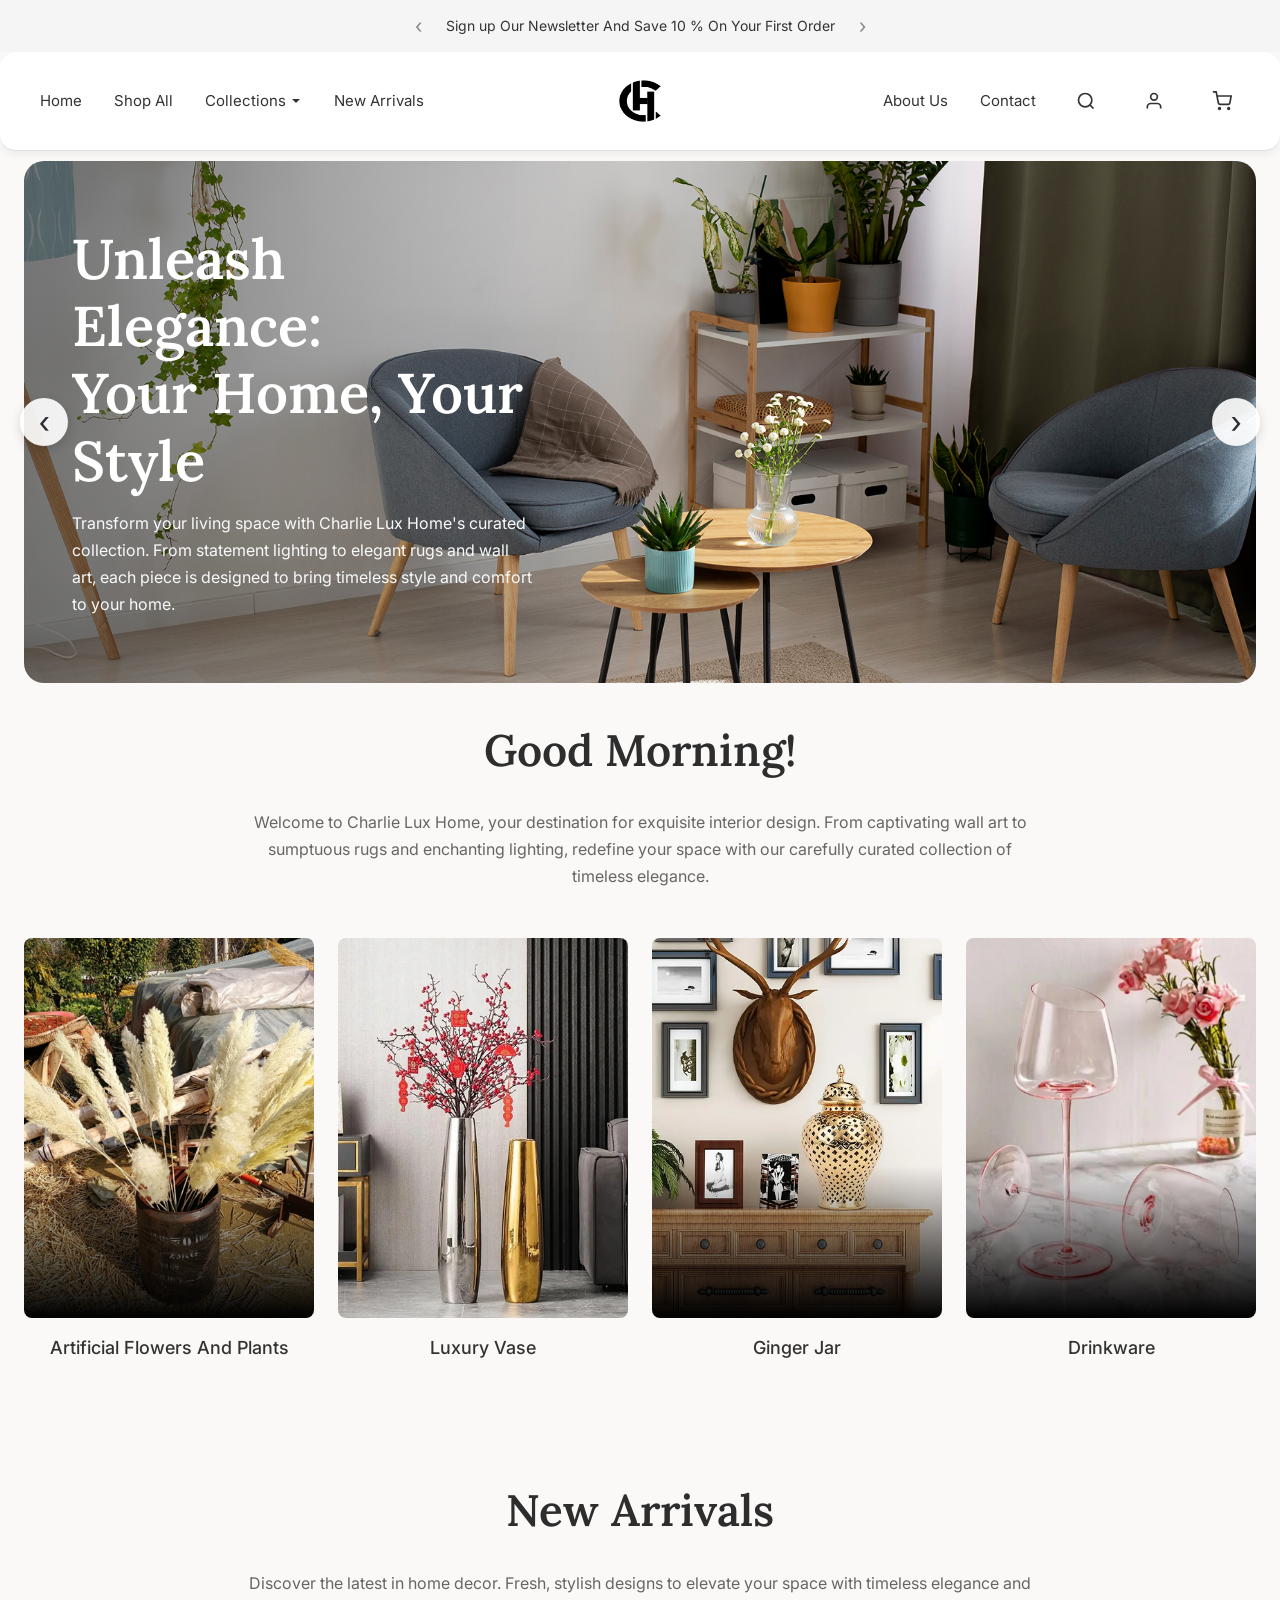
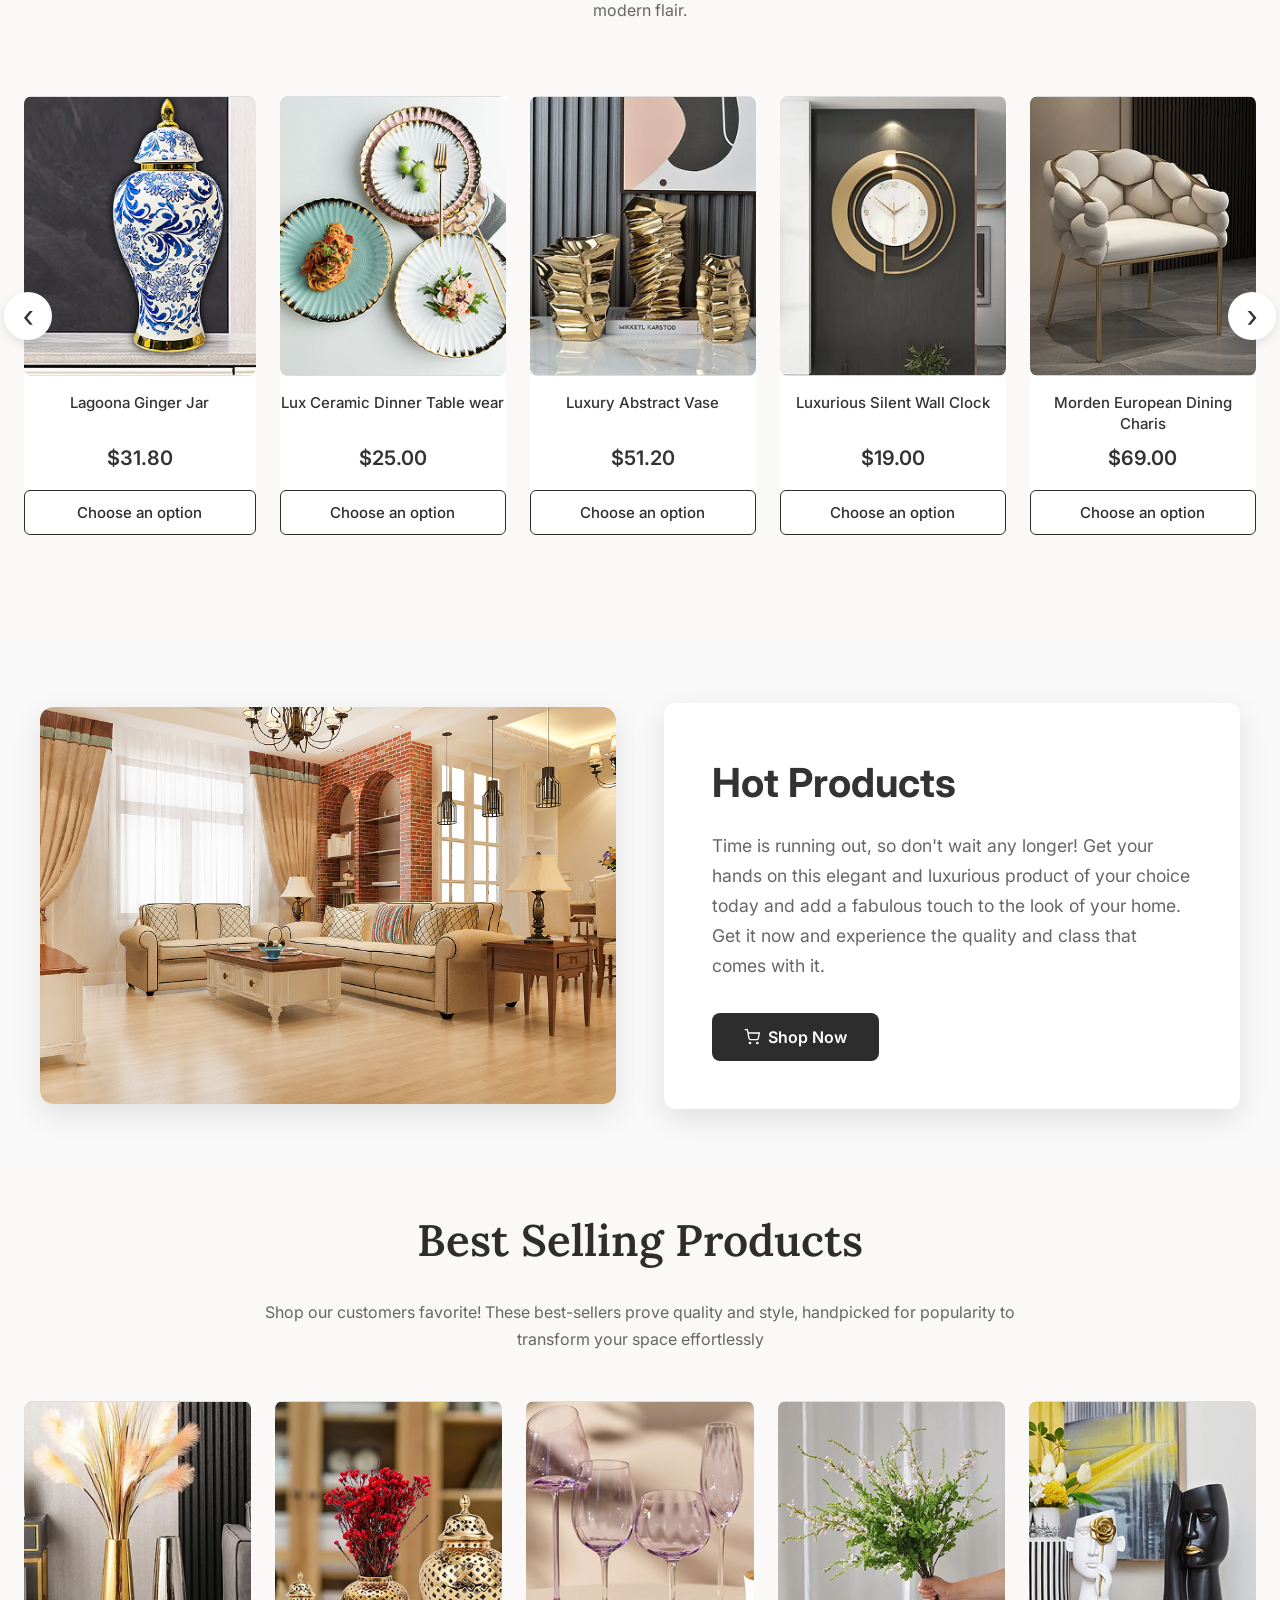
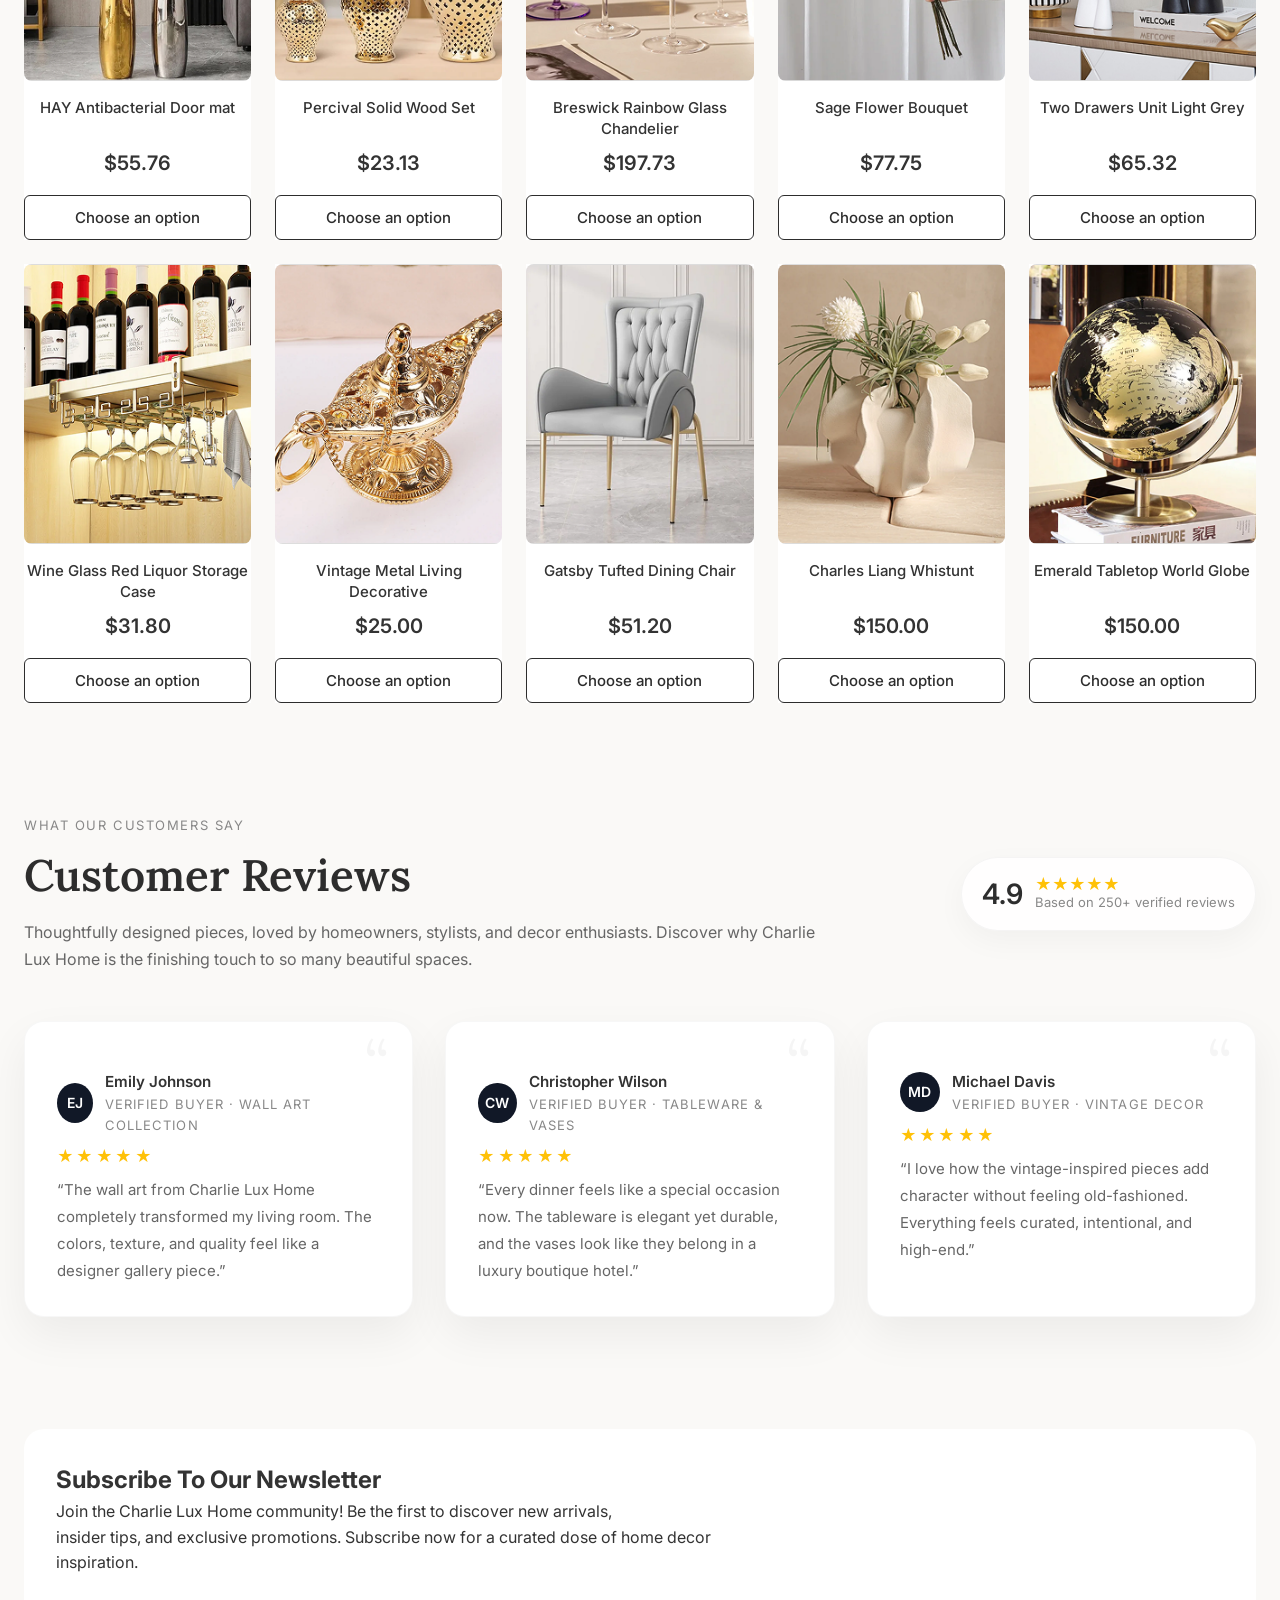
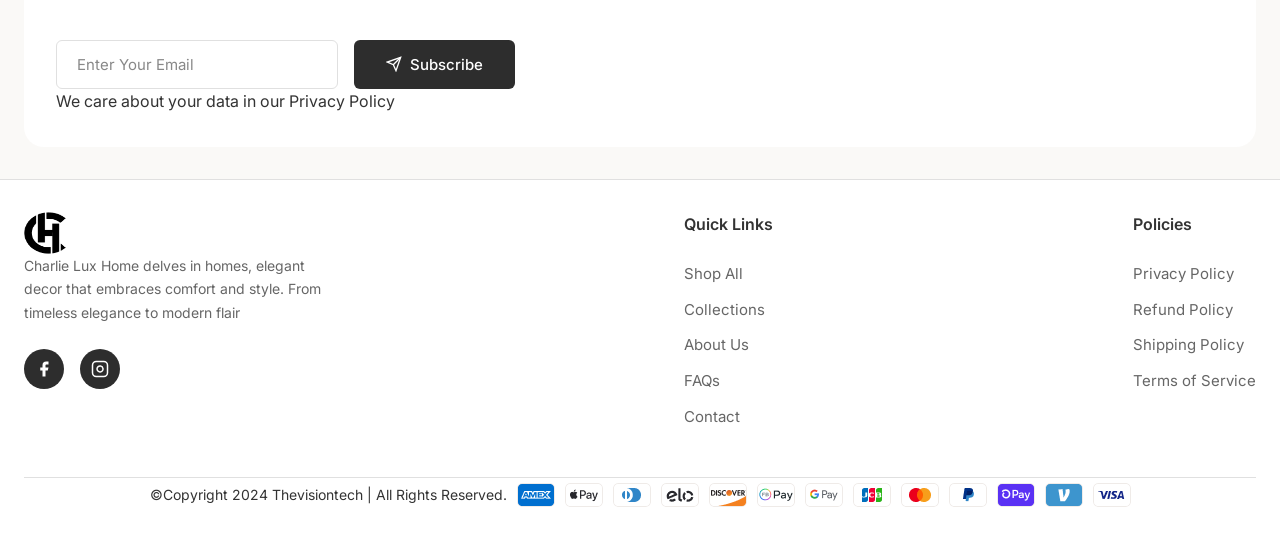
<file: index.html>
<!DOCTYPE html>
<html lang="en">

<head>
    <meta charset="UTF-8">
    <meta name="viewport" content="width=device-width, initial-scale=1.0">
    <title>Charlie Lux Home - Unleash Elegance</title>
    <link rel="stylesheet" href="styles.css">
    <link rel="preconnect" href="https://fonts.googleapis.com">
    <link rel="preconnect" href="https://fonts.gstatic.com" crossorigin>
    <link
        href="https://fonts.googleapis.com/css2?family=Lora:wght@400;500;600;700&family=Inter:wght@300;400;500;600;700&display=swap"
        rel="stylesheet">
    <script src="script.js" defer></script>
</head>

<body>
    <!-- Top Announcement Bar -->
    <div class="announcement-bar">
        <button class="announcement-nav" aria-label="Previous announcement">‹</button>
        <p>Sign up Our Newsletter And Save 10 % On Your First Order</p>
        <button class="announcement-nav" aria-label="Next announcement">›</button>
    </div>

    <!-- Main Navigation -->
    <header class="main-header container">
        <nav class="navbar container">
            <div class="nav-left">
                <a href="#" class="nav-link">Home</a>
                <a href="#" class="nav-link">Shop All</a>
                <a href="#" class="nav-link">
                    Collections
                    <svg width="12" height="12" viewBox="0 0 12 12" fill="currentColor">
                        <path d="M6 8L2 4h8z" />
                    </svg>
                </a>
                <a href="#" class="nav-link">New Arrivals</a>
            </div>

            <a href="#" class="logo" aria-label="Charlie Lux Home">
                <img src="./image/Logo-1.png" alt="Charlie Lux Home Logo" style="width: 42px; height: 42px;" />
            </a>

            <div class="nav-right">
                <a href="#" class="nav-link nav-text">About Us</a>
                <a href="#" class="nav-link nav-text">Contact</a>
                <button class="icon-button" aria-label="Search">
                    <svg width="20" height="20" viewBox="0 0 24 24" fill="none" stroke="currentColor" stroke-width="2">
                        <circle cx="11" cy="11" r="8"></circle>
                        <path d="m21 21-4.35-4.35"></path>
                    </svg>
                </button>
                <button class="icon-button" aria-label="Account">
                    <svg width="20" height="20" viewBox="0 0 24 24" fill="none" stroke="currentColor" stroke-width="2">
                        <path d="M20 21v-2a4 4 0 0 0-4-4H8a4 4 0 0 0-4 4v2"></path>
                        <circle cx="12" cy="7" r="4"></circle>
                    </svg>
                </button>
                <button class="icon-button" aria-label="Shopping Cart">
                    <svg width="20" height="20" viewBox="0 0 24 24" fill="none" stroke="currentColor" stroke-width="2">
                        <circle cx="9" cy="21" r="1"></circle>
                        <circle cx="20" cy="21" r="1"></circle>
                        <path d="M1 1h4l2.68 13.39a2 2 0 0 0 2 1.61h9.72a2 2 0 0 0 2-1.61L23 6H6"></path>
                    </svg>
                </button>
                <button class="mobile-menu-toggle" aria-label="Menu">
                    <svg width="24" height="24" viewBox="0 0 24 24" fill="none" stroke="currentColor" stroke-width="2">
                        <line x1="3" y1="12" x2="21" y2="12" />
                        <line x1="3" y1="6" x2="21" y2="6" />
                        <line x1="3" y1="18" x2="21" y2="18" />
                    </svg>
                </button>
            </div>
        </nav>

        <!-- Mobile Menu -->
        <div class="mobile-menu">
            <a href="#" class="nav-link">Home</a>
            <a href="#" class="nav-link">Shop All</a>
            <a href="#" class="nav-link">Collections</a>
            <a href="#" class="nav-link">New Arrivals</a>
            <a href="#" class="nav-link">About Us</a>
            <a href="#" class="nav-link">Contact</a>
        </div>
    </header>

    <main>
        <!-- Hero Section -->
        <section class="hero-section">
            <div class="hero-carousel-wrapper">
                <button class="hero-carousel-arrow hero-carousel-prev" aria-label="Previous slide">‹</button>
                
                <div class="hero-carousel">
                    <div class="hero-slide active">
                        <div class="hero-content">
                            <h1 class="hero-title">
                                Unleash Elegance:<br>
                                Your Home, Your Style
                            </h1>
                            <p class="hero-description">
                                Transform your living space with Charlie Lux Home's curated collection.
                                From statement lighting to elegant rugs and wall art, each piece is
                                designed to bring timeless style and comfort to your home.
                            </p>
                        </div>
                    </div>
                    
                    <div class="hero-slide">
                        <div class="hero-content">
                            <h1 class="hero-title">
                                Unleash Elegance:<br>
                                Your Home, Your Style
                            </h1>
                            <p class="hero-description">
                                Transform your living space with Charlie Lux Home's curated collection.
                                From statement lighting to elegant rugs and wall art, each piece is
                                designed to bring timeless style and comfort to your home.
                            </p>
                        </div>
                    </div>
                    
                    <div class="hero-slide">
                        <div class="hero-content">
                            <h1 class="hero-title">
                                Unleash Elegance:<br>
                                Your Home, Your Style
                            </h1>
                            <p class="hero-description">
                                Transform your living space with Charlie Lux Home's curated collection.
                                From statement lighting to elegant rugs and wall art, each piece is
                                designed to bring timeless style and comfort to your home.
                            </p>
                        </div>
                    </div>
                </div>
                
                <button class="hero-carousel-arrow hero-carousel-next" aria-label="Next slide">›</button>
            </div>
        </section>

        <!-- Good Morning Section -->
        <section class="intro-section">
            <div class="container">
                <h2 class="section-title">Good Morning!</h2>
                <p class="section-subtitle">
                    Welcome to Charlie Lux Home, your destination for exquisite interior design. From
                    captivating wall art to sumptuous rugs and enchanting lighting, redefine your space with our
                    carefully curated collection of timeless elegance.
                </p>
            </div>
        </section>

        <!-- Category Grid -->
        <section class="category-section">
            <div class="container">
                <div class="category-grid">
                    <article class="category-card">
                        <div class="category-image">
                            <img src="./image/Image-15.png" alt="Artificial Flowers and Plants" width="300"
                                height="400">
                        </div>
                        <h3 class="category-title">Artificial Flowers And Plants</h3>
                    </article>

                    <article class="category-card">
                        <div class="category-image">
                            <img src="./image/Screenshot_20240522_124844_Chrome.png" alt="Luxury Vase" width="300"
                                height="400">
                        </div>
                        <h3 class="category-title">Luxury Vase</h3>
                    </article>

                    <article class="category-card">
                        <div class="category-image">
                            <img src="./image/Image-17.png" alt="Ginger Jar" width="300" height="400">
                        </div>
                        <h3 class="category-title">Ginger Jar</h3>
                    </article>

                    <article class="category-card">
                        <div class="category-image">
                            <img src="./image/Image-18.png" alt="Drinkware" width="300" height="400">
                        </div>
                        <h3 class="category-title">Drinkware</h3>
                    </article>
                </div>
            </div>
        </section>

        <!-- New Arrivals Section -->
        <section class="new-arrivals-section">
            <div class="container">
                <h2 class="section-title">New Arrivals</h2>
                <p class="section-subtitle">
                    Discover the latest in home decor. Fresh, stylish designs to elevate your space with timeless
                    elegance and modern flair.
                </p>

                <div class="product-carousel">
                    <button class="carousel-button carousel-prev" aria-label="Previous products">‹</button>

                    <div class="product-grid">
                        <article class="product-card">
                            <div class="product-image">
                                <img src="./image/Image-10.png" alt="Lapis Lazuli Ginger Jar" width="250" height="300">
                            </div>
                            <h3 class="product-name">Lagoona Ginger Jar</h3>
                            <p class="product-price">$31.80</p>
                            <button class="product-button">Choose an option</button>
                        </article>

                        <article class="product-card">
                            <div class="product-image">
                                <img src="./image/Image-11.png" alt="Lux Ceramic Dinner Tableware" width="250"
                                    height="300">
                            </div>
                            <h3 class="product-name">Lux Ceramic Dinner Table wear</h3>
                            <p class="product-price">$25.00</p>
                            <button class="product-button">Choose an option</button>
                        </article>

                        <article class="product-card">
                            <div class="product-image">
                                <img src="./image/Image-12.png" alt="Luxury Brass Vase" width="250" height="300">
                            </div>
                            <h3 class="product-name">Luxury Abstract Vase</h3>
                            <p class="product-price">$51.20</p>
                            <button class="product-button">Choose an option</button>
                        </article>

                        <article class="product-card">
                            <div class="product-image">
                                <img src="./image/Image-13.png" alt="Luxury Wood Clock" width="250" height="300">
                            </div>
                            <h3 class="product-name">Luxurious Silent Wall Clock</h3>
                            <p class="product-price">$19.00</p>
                            <button class="product-button">Choose an option</button>
                        </article>

                        <article class="product-card">
                            <div class="product-image">
                                <img src="./image/Image-14.png" alt="Napoleon Baroque Dining Chair" width="250"
                                    height="300">
                            </div>
                            <h3 class="product-name">Morden European Dining Charis</h3>
                            <p class="product-price">$69.00</p>
                            <button class="product-button">Choose an option</button>
                        </article>
                    </div>

                    <button class="carousel-button carousel-next" aria-label="Next products">›</button>
                </div>
            </div>
        </section>

        <!-- Hot Products Section -->
        <section class="hot-products-section">
            <div class="container">
                <div class="hot-products-grid">
                    <div class="hot-products-image">
                        <img src="image/Mask group.png" alt="Elegant living room showcase">
                    </div>
                    <div class="hot-products-content">
                        <h1>Hot Products</h1>
                        <p>
                            Time is running out, so don't wait any longer! Get your hands on this
                            elegant and luxurious product of your choice today and add a fabulous
                            touch to the look of your home. Get it now and experience the quality and
                            class that comes with it.
                        </p>
                        <button class="button-primary">
                            <svg width="16" height="16" viewBox="0 0 24 24" fill="none" stroke="currentColor"
                                stroke-width="2">
                                <circle cx="9" cy="21" r="1"></circle>
                                <circle cx="20" cy="21" r="1"></circle>
                                <path d="M1 1h4l2.68 13.39a2 2 0 0 0 2 1.61h9.72a2 2 0 0 0 2-1.61L23 6H6"></path>
                            </svg>
                            Shop Now
                        </button>
                    </div>
                </div>
            </div>
        </section>

        <!-- Best Selling Products Section -->
        <section class="best-selling-section">
            <div class="container">
                <h2 class="section-title">Best Selling Products</h2>
                <p class="section-subtitle">
                    Shop our customers favorite! These best-sellers prove quality and style,
                    handpicked for popularity to transform your space effortlessly
                </p>

                <div class="products-grid-large">
                    <article class="product-card">
                        <div class="product-image">
                            <img src="./image/Image.png" alt="HAY Antibacterial Door mat" width="220" height="280">
                        </div>
                        <h3 class="product-name">HAY Antibacterial Door mat</h3>
                        <p class="product-price">$55.76</p>
                        <button class="product-button">Choose an option</button>
                    </article>

                    <article class="product-card">
                        <div class="product-image">
                            <img src="./image/Image-1.png" alt="Percival Solid Wood Set" width="220" height="280">
                        </div>
                        <h3 class="product-name">Percival Solid Wood Set</h3>
                        <p class="product-price">$23.13</p>
                        <button class="product-button">Choose an option</button>
                    </article>

                    <article class="product-card">
                        <div class="product-image">
                            <img src="./image/Image-2.png" alt="Breswick Rainbow Glass Chandelier" width="220"
                                height="280">
                        </div>
                        <h3 class="product-name">Breswick Rainbow Glass Chandelier</h3>
                        <p class="product-price">$197.73</p>
                        <button class="product-button">Choose an option</button>
                    </article>

                    <article class="product-card">
                        <div class="product-image">
                            <img src="./image/Image-3.png" alt="Sage Flower Bouquet" width="220" height="280">
                        </div>
                        <h3 class="product-name">Sage Flower Bouquet</h3>
                        <p class="product-price">$77.75</p>
                        <button class="product-button">Choose an option</button>
                    </article>

                    <article class="product-card">
                        <div class="product-image">
                            <img src="./image/Image-4.png" alt="Two Drawers Unit Light Grey" width="220" height="280">
                        </div>
                        <h3 class="product-name">Two Drawers Unit Light Grey</h3>
                        <p class="product-price">$65.32</p>
                        <button class="product-button">Choose an option</button>
                    </article>

                    <article class="product-card">
                        <div class="product-image">
                            <img src="./image/Image-5.png" alt="Wine Glass Red Liquor Storage Case" width="220"
                                height="280">
                        </div>
                        <h3 class="product-name">Wine Glass Red Liquor Storage Case</h3>
                        <p class="product-price">$31.80</p>
                        <button class="product-button ">Choose an option</button>
                    </article>

                    <article class="product-card">
                        <div class="product-image">
                            <img src="./image/Image-6.png" alt="Vintage Metal Living Decorative" width="220"
                                height="280">
                        </div>
                        <h3 class="product-name">Vintage Metal Living Decorative</h3>
                        <p class="product-price">$25.00</p>
                        <button class="product-button">Choose an option</button>
                    </article>

                    <article class="product-card">
                        <div class="product-image">
                            <img src="./image/Image-7.png" alt="Gatsby Tufted Dining Chair" width="220" height="280">
                        </div>
                        <h3 class="product-name">Gatsby Tufted Dining Chair</h3>
                        <p class="product-price">$51.20</p>
                        <button class="product-button">Choose an option</button>
                    </article>

                    <article class="product-card">
                        <div class="product-image">
                            <img src="./image/Image-8.png" alt="Charles Liang Whistunt" width="220" height="280">
                        </div>
                        <h3 class="product-name">Charles Liang Whistunt</h3>
                        <p class="product-price">$150.00</p>
                        <button class="product-button">Choose an option</button>
                    </article>

                    <article class="product-card">
                        <div class="product-image">
                            <img src="./image/Image-9.png" alt="Emerald Tabletop World Globe" width="220" height="280">
                        </div>
                        <h3 class="product-name">Emerald Tabletop World Globe</h3>
                        <p class="product-price">$150.00</p>
                        <button class="product-button">Choose an option</button>
                    </article>
                </div>
            </div>
        </section>

        <!-- Customer Reviews Section -->
        <section class="reviews-section">
            <div class="container">
                <div class="reviews-top">
                    <div>
                        <p class="reviews-eyebrow">What our customers say</p>
                        <h2 class="section-title section-title-left">Customer Reviews</h2>
                        <p class="section-subtitle section-subtitle-left">
                            Thoughtfully designed pieces, loved by homeowners, stylists, and decor enthusiasts.
                            Discover why Charlie Lux Home is the finishing touch to so many beautiful spaces.
                        </p>
                    </div>
                    <div class="reviews-score">
                        <div class="reviews-score-number">4.9</div>
                        <div>
                            <div class="reviews-score-stars">
                                <span>★</span><span>★</span><span>★</span><span>★</span><span>★</span>
                            </div>
                            <p class="reviews-score-text">Based on 250+ verified reviews</p>
                        </div>
                    </div>
                </div>

                <div class="reviews-grid">
                    <article class="review-card">
                        <span class="review-quote">“</span>
                        <div class="review-header">
                            <div class="review-avatar">EJ</div>
                            <div>
                                <p class="review-author">Emily Johnson</p>
                                <p class="review-meta">Verified Buyer · Wall Art Collection</p>
                            </div>
                        </div>
                        <div class="review-stars" aria-label="5 star rating">
                            <span class="star">★</span>
                            <span class="star">★</span>
                            <span class="star">★</span>
                            <span class="star">★</span>
                            <span class="star">★</span>
                        </div>
                        <p class="review-text">
                            “The wall art from Charlie Lux Home completely transformed my living room. The colors,
                            texture, and quality feel like a designer gallery piece.”
                        </p>
                    </article>

                    <article class="review-card">
                        <span class="review-quote">“</span>
                        <div class="review-header">
                            <div class="review-avatar">CW</div>
                            <div>
                                <p class="review-author">Christopher Wilson</p>
                                <p class="review-meta">Verified Buyer · Tableware & Vases</p>
                            </div>
                        </div>
                        <div class="review-stars" aria-label="5 star rating">
                            <span class="star">★</span>
                            <span class="star">★</span>
                            <span class="star">★</span>
                            <span class="star">★</span>
                            <span class="star">★</span>
                        </div>
                        <p class="review-text">
                            “Every dinner feels like a special occasion now. The tableware is elegant yet durable, and
                            the vases look like they belong in a luxury boutique hotel.”
                        </p>
                    </article>

                    <article class="review-card">
                        <span class="review-quote">“</span>
                        <div class="review-header">
                            <div class="review-avatar">MD</div>
                            <div>
                                <p class="review-author">Michael Davis</p>
                                <p class="review-meta">Verified Buyer · Vintage Decor</p>
                            </div>
                        </div>
                        <div class="review-stars" aria-label="5 star rating">
                            <span class="star">★</span>
                            <span class="star">★</span>
                            <span class="star">★</span>
                            <span class="star">★</span>
                            <span class="star">★</span>
                        </div>
                        <p class="review-text">
                            “I love how the vintage-inspired pieces add character without feeling old-fashioned.
                            Everything feels curated, intentional, and high-end.”
                        </p>
                    </article>
                </div>
            </div>
        </section>

        <!-- Newsletter Section -->
        <section class="newsletter-section">
            <div class="container">
                <div class="newsletter-content">
                    <div style="width: 700px; text-align: left;">
                        <h1 class="">Subscribe To Our Newsletter</h1>
                    <p class="">
                        Join the Charlie Lux Home community! Be the first to discover new arrivals,<br>
                        insider tips, and exclusive promotions. Subscribe now for a curated dose of home decor inspiration.
                    </p>
                    </div>
                    <div>
                    
                    <form class="newsletter-form" action="#" method="post">
                        <label for="newsletter-email" class="visually-hidden">Email address</label>
                        <input
                            type="email"
                            id="newsletter-email"
                            name="email"
                            placeholder="Enter Your Email"
                            required
                            aria-label="Email address for newsletter"
                        >
                       
                        <button type="submit" class="button-subscribe">
                            <svg width="16" height="16" viewBox="0 0 24 24" fill="none" stroke="currentColor" stroke-width="2">
                                <line x1="22" y1="2" x2="11" y2="13"></line>
                                <polygon points="22 2 15 22 11 13 2 9 22 2"></polygon>
                            </svg>
                            Subscribe
                        </button>
                    </form>
                    <p>We care about your data in our <a href="">Privacy Policy</a></p>
                    </div>
                </div>
            </div>
        </section>
    </main>

    <!-- Footer -->
    <footer class="main-footer">
        <div class="container">
            <div class="footer-grid">
                <div class="footer-column footer-brand">
                    <a href="#" class="footer-logo" aria-label="Charlie Lux Home">
                        <img src="./image/Logo-1.png" alt="Charlie Lux Home Logo" style="width: 42px; height: 42px;" />
                    </a>
                    <p class="footer-description">
                        Charlie Lux Home delves in homes, elegant decor that embraces comfort and style. From
                        timeless elegance to modern flair
                    </p>
                    <div class="social-links">
                        <a href="#" class="social-link" aria-label="Facebook">
                            <svg width="18" height="18" viewBox="0 0 24 24" fill="currentColor">
                                <path d="M18 2h-3a5 5 0 0 0-5 5v3H7v4h3v8h4v-8h3l1-4h-4V7a1 1 0 0 1 1-1h3z"></path>
                            </svg>
                        </a>
                        <a href="#" class="social-link" aria-label="Instagram">
                            <svg width="18" height="18" viewBox="0 0 24 24" fill="none" stroke="currentColor"
                                stroke-width="2">
                                <rect x="2" y="2" width="20" height="20" rx="5" ry="5"></rect>
                                <path d="M16 11.37A4 4 0 1 1 12.63 8 4 4 0 0 1 16 11.37z"></path>
                                <line x1="17.5" y1="6.5" x2="17.51" y2="6.5"></line>
                            </svg>
                        </a>
                    </div>
                </div>

                <div class="footer-column">
                    <h3 class="footer-heading">Quick Links</h3>
                    <ul class="footer-links">
                        <li><a href="#">Shop All</a></li>
                        <li><a href="#">Collections</a></li>
                        <li><a href="#">About Us</a></li>
                        <li><a href="#">FAQs</a></li>
                        <li><a href="#">Contact</a></li>
                    </ul>
                </div>

                <div class="footer-column">
                    <h3 class="footer-heading">Policies</h3>
                    <ul class="footer-links">
                        <li><a href="#">Privacy Policy</a></li>
                        <li><a href="#">Refund Policy</a></li>
                        <li><a href="#">Shipping Policy</a></li>
                        <li><a href="#">Terms of Service</a></li>
                    </ul>
                </div>

                <!-- <div class="footer-column">
                    <h3 class="footer-heading">Subscribe To Our Newsletter</h3>
                    <form class="footer-newsletter-form" action="#" method="post">
                        <label for="footer-email" class="visually-hidden">Email address</label>
                        <div class="footer-form-group">
                            <input
                                type="email"
                                id="footer-email"
                                name="email"
                                placeholder="enter your Email"
                                required
                                aria-label="Email address for newsletter"
                            >
                            <button type="submit">Subscribe</button>
                        </div>
                    </form>
                </div> -->
            </div>


            <div class="footer-bottom">
                <div class="footer-content">
                    <div class="copyright">
                        ©Copyright 2024 Thevisiontech | All Rights Reserved.
                    </div>
                    <div class="footer-images">
                        <a href="#"><img src="./image/Frame.png" alt="Artificial Flowers" /></a>
                        <a href="#"><img src="./image/Frame-1.png" alt="Artificial Flowers" /></a>
                        <a href="#"><img src="./image/Frame-2.png" alt="Artificial Flowers" /></a>
                        <a href="#"><img src="./image/Frame-3.png" alt="Artificial Flowers" /></a>
                        <a href="#"><img src="./image/Frame-4.png" alt="Artificial Flowers" /></a>
                        <a href="#"><img src="./image/Frame-5.png" alt="Artificial Flowers" /></a>
                        <a href="#"><img src="./image/Frame-6.png" alt="Artificial Flowers" /></a>
                        <a href="#"><img src="./image/Frame-7.png" alt="Artificial Flowers" /></a>
                        <a href="#"><img src="./image/Frame-8.png" alt="Artificial Flowers" /></a>
                        <a href="#"><img src="./image/Frame-9.png" alt="Artificial Flowers" /></a>
                        <a href="#"><img src="./image/Frame-10.png" alt="Artificial Flowers" /></a>
                        <a href="#"><img src="./image/Frame-11.png" alt="Artificial Flowers" /></a>
                        <a href="#"><img src="./image/Frame-12.png" alt="Artificial Flowers" /></a>
                    </div>
                </div>
            </div>



        </div>
    </footer>
</body>

</html>
</file>
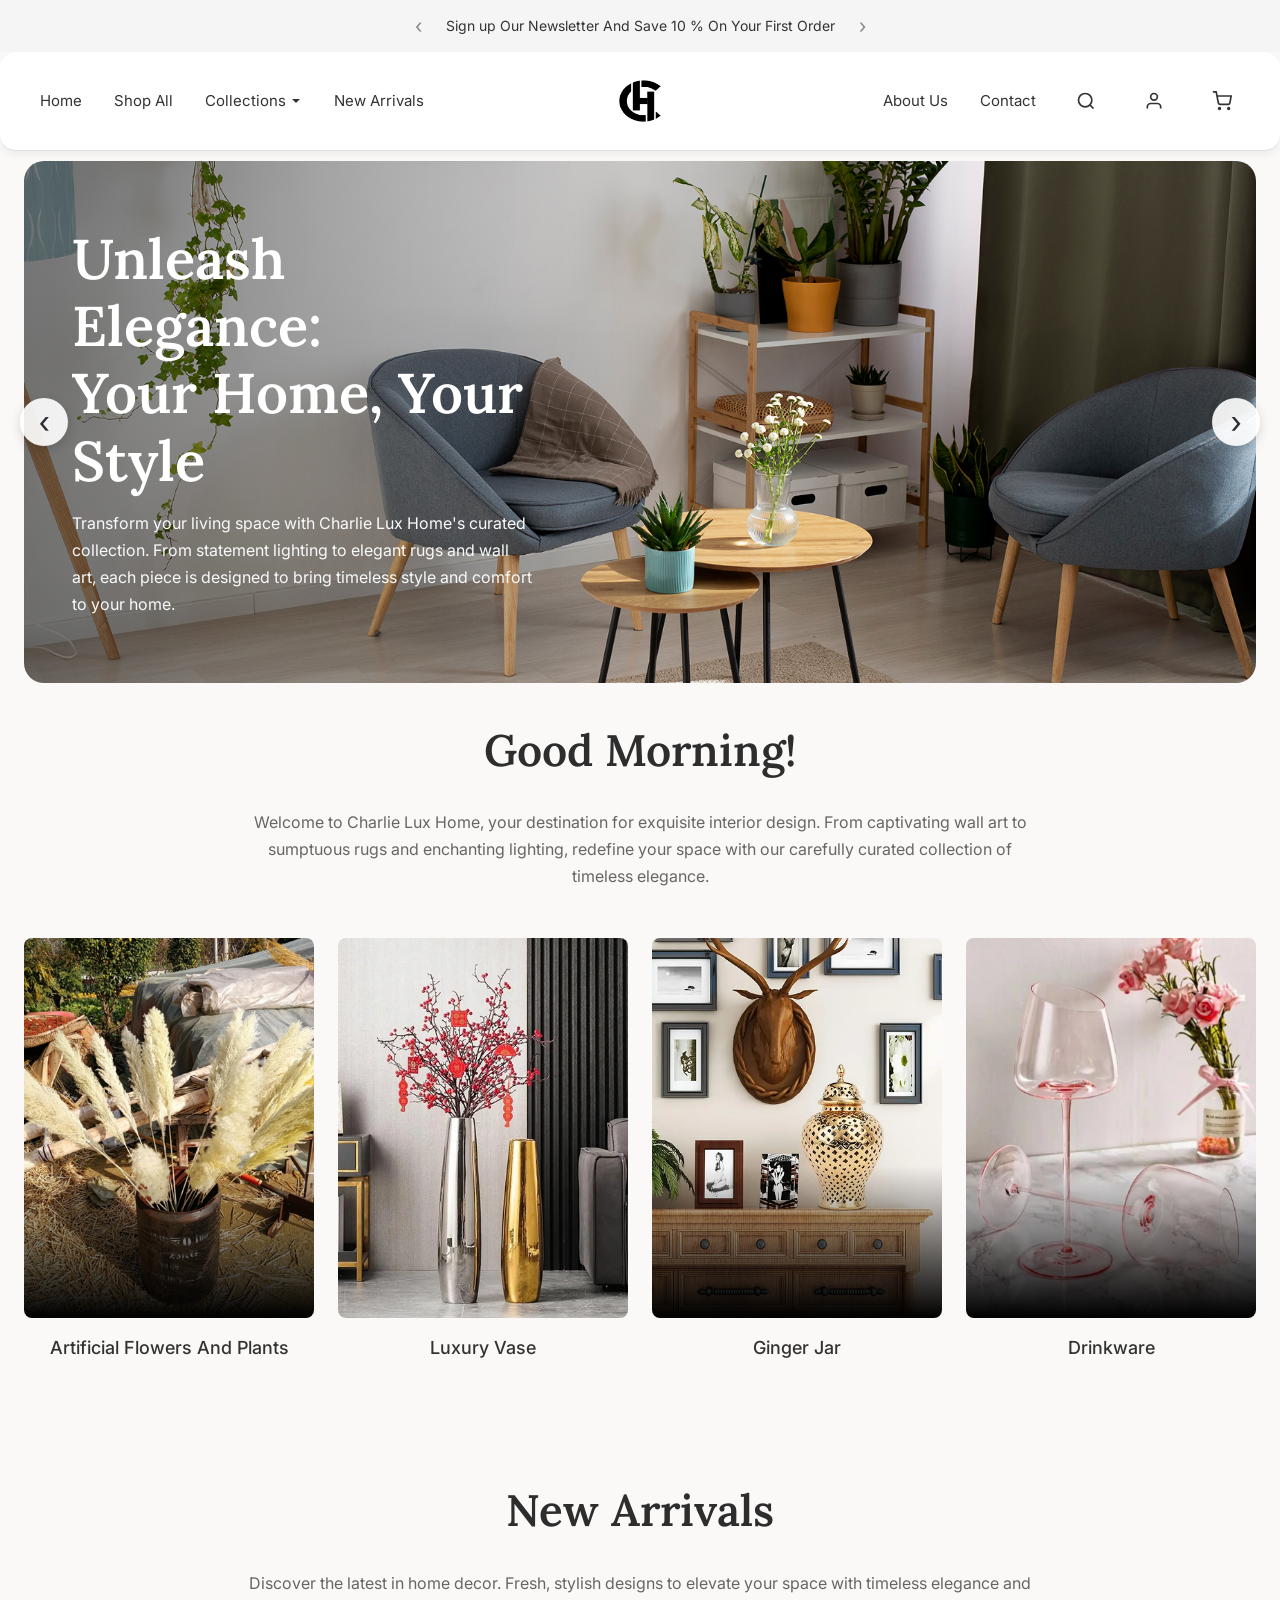
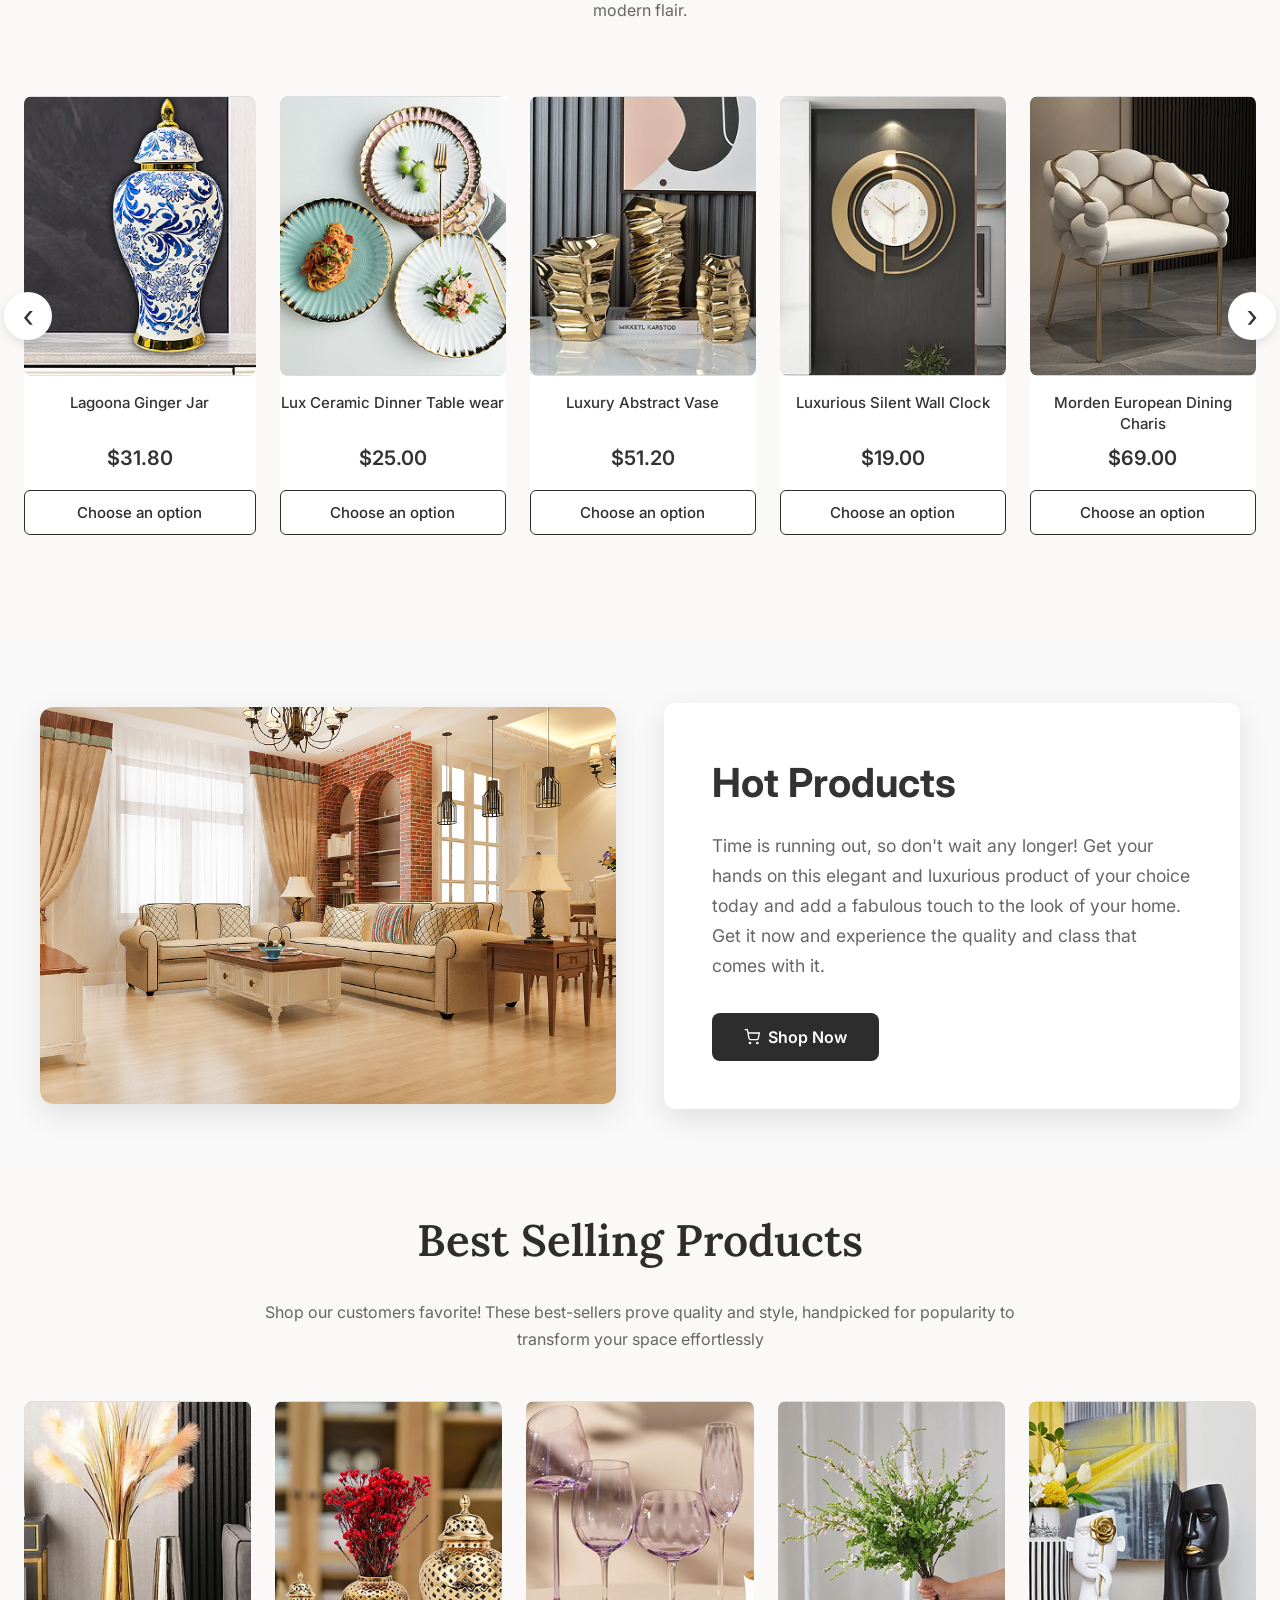
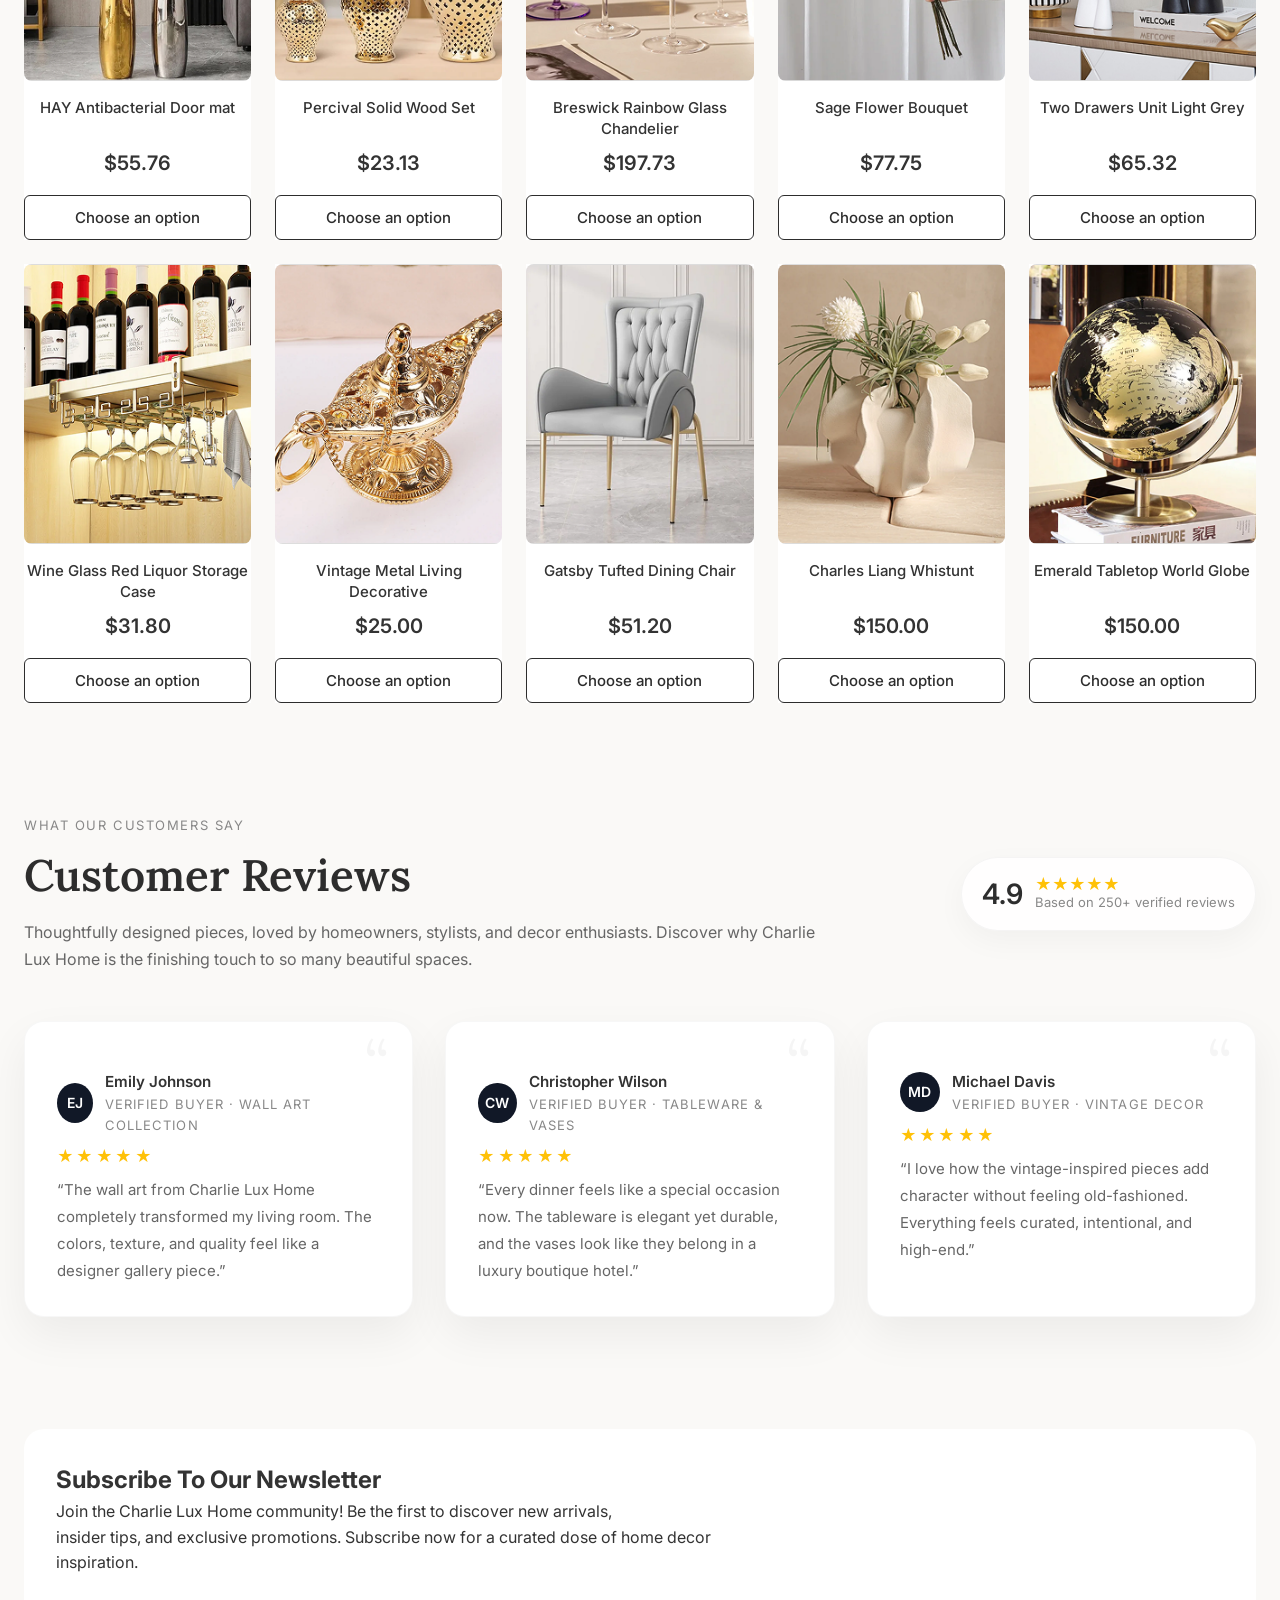
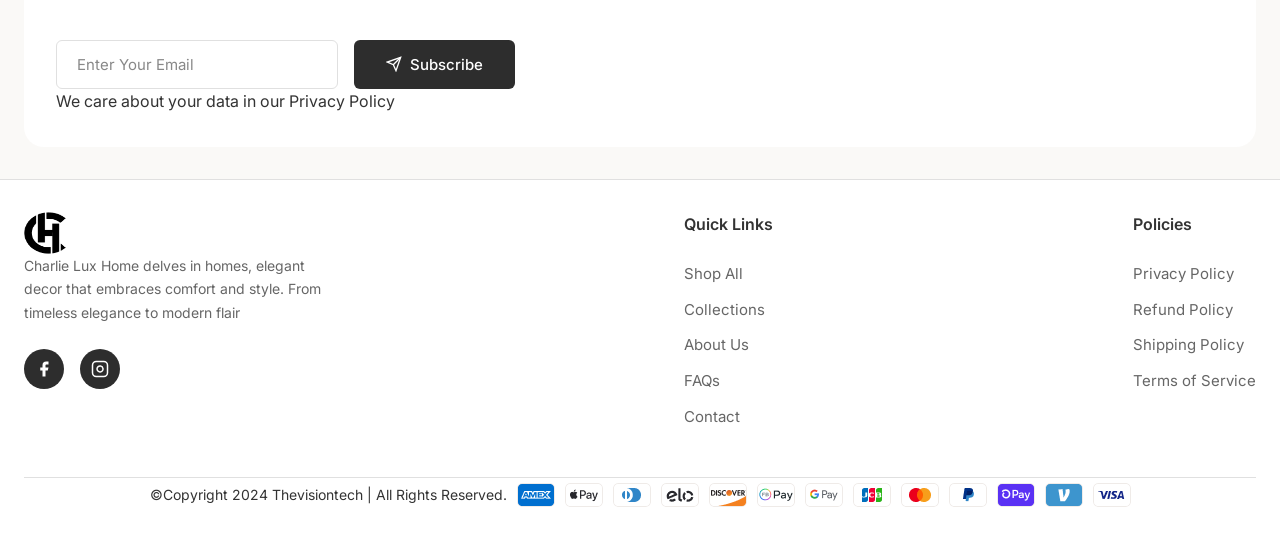
<file: index1.html>
<!DOCTYPE html>
<html lang="en">

<head>
    <meta charset="UTF-8">
    <meta name="viewport" content="width=device-width, initial-scale=1.0">
    <title>Charlie Lux Home - Unleash Elegance</title>
    <link rel="stylesheet" href="styles.css">
    <link rel="preconnect" href="https://fonts.googleapis.com">
    <link rel="preconnect" href="https://fonts.gstatic.com" crossorigin>
    <link
        href="https://fonts.googleapis.com/css2?family=Lora:wght@400;500;600;700&family=Inter:wght@300;400;500;600;700&display=swap"
        rel="stylesheet">
    <script src="script.js" defer></script>
</head>

<body>
    <!-- Top Announcement Bar -->
    <div class="announcement-bar">
        <button class="announcement-nav" aria-label="Previous announcement">‹</button>
        <p>Sign up Our Newsletter And Save 10 % On Your First Order</p>
        <button class="announcement-nav" aria-label="Next announcement">›</button>
    </div>

    <!-- Main Navigation -->
    <header class="main-header container">
        <nav class="navbar container">
            <div class="nav-left">
                <a href="#" class="nav-link">Home</a>
                <a href="#" class="nav-link">Shop All</a>
                <a href="#" class="nav-link">
                    Collections
                    <svg width="12" height="12" viewBox="0 0 12 12" fill="currentColor">
                        <path d="M6 8L2 4h8z" />
                    </svg>
                </a>
                <a href="#" class="nav-link">New Arrivals</a>
            </div>

            <a href="#" class="logo" aria-label="Charlie Lux Home">
                <img src="./image/Logo-1.png" alt="Charlie Lux Home Logo" style="width: 42px; height: 42px;" />
            </a>

            <div class="nav-right">
                <a href="#" class="nav-link nav-text">About Us</a>
                <a href="#" class="nav-link nav-text">Contact</a>
                <button class="icon-button" aria-label="Search">
                    <svg width="20" height="20" viewBox="0 0 24 24" fill="none" stroke="currentColor" stroke-width="2">
                        <circle cx="11" cy="11" r="8"></circle>
                        <path d="m21 21-4.35-4.35"></path>
                    </svg>
                </button>
                <button class="icon-button" aria-label="Account">
                    <svg width="20" height="20" viewBox="0 0 24 24" fill="none" stroke="currentColor" stroke-width="2">
                        <path d="M20 21v-2a4 4 0 0 0-4-4H8a4 4 0 0 0-4 4v2"></path>
                        <circle cx="12" cy="7" r="4"></circle>
                    </svg>
                </button>
                <button class="icon-button" aria-label="Shopping Cart">
                    <svg width="20" height="20" viewBox="0 0 24 24" fill="none" stroke="currentColor" stroke-width="2">
                        <circle cx="9" cy="21" r="1"></circle>
                        <circle cx="20" cy="21" r="1"></circle>
                        <path d="M1 1h4l2.68 13.39a2 2 0 0 0 2 1.61h9.72a2 2 0 0 0 2-1.61L23 6H6"></path>
                    </svg>
                </button>
                <button class="mobile-menu-toggle" aria-label="Menu">
                    <svg width="24" height="24" viewBox="0 0 24 24" fill="none" stroke="currentColor" stroke-width="2">
                        <line x1="3" y1="12" x2="21" y2="12" />
                        <line x1="3" y1="6" x2="21" y2="6" />
                        <line x1="3" y1="18" x2="21" y2="18" />
                    </svg>
                </button>
            </div>
        </nav>

        <!-- Mobile Menu -->
        <div class="mobile-menu">
            <a href="#" class="nav-link">Home</a>
            <a href="#" class="nav-link">Shop All</a>
            <a href="#" class="nav-link">Collections</a>
            <a href="#" class="nav-link">New Arrivals</a>
            <a href="#" class="nav-link">About Us</a>
            <a href="#" class="nav-link">Contact</a>
        </div>
    </header>

    <main>
        <!-- Hero Section -->
        <section class="hero-section">
            <div class="hero-carousel-wrapper">
                <button class="hero-carousel-arrow hero-carousel-prev" aria-label="Previous slide">‹</button>
                
                <div class="hero-carousel">
                    <div class="hero-slide active">
                        <div class="hero-content">
                            <h1 class="hero-title">
                                Unleash Elegance:<br>
                                Your Home, Your Style
                            </h1>
                            <p class="hero-description">
                                Transform your living space with Charlie Lux Home's curated collection.
                                From statement lighting to elegant rugs and wall art, each piece is
                                designed to bring timeless style and comfort to your home.
                            </p>
                        </div>
                    </div>
                    
                    <div class="hero-slide">
                        <div class="hero-content">
                            <h1 class="hero-title">
                                Vishal Mahavar<br>
                                Front ENd Developer Developer
                            </h1>
                            <p class="hero-description">
                                Transform your living space with Charlie Lux Home's curated collection.
                                From statement lighting to elegant rugs and wall art, each piece is
                                designed to bring timeless style and comfort to your home.
                            </p>
                        </div>
                    </div>
                    
                    <div class="hero-slide">
                        <div class="hero-content">
                            <h1 class="hero-title">
                                Unleash Elegance:<br>
                                Your Home, Your Style
                            </h1>
                            <p class="hero-description">
                                Transform your living space with Charlie Lux Home's curated collection.
                                From statement lighting to elegant rugs and wall art, each piece is
                                designed to bring timeless style and comfort to your home.
                            </p>
                        </div>
                    </div>
                </div>
                
                <button class="hero-carousel-arrow hero-carousel-next" aria-label="Next slide">›</button>
            </div>
        </section>

        <!-- Good Morning Section -->
        <section class="intro-section">
            <div class="container">
                <h2 class="section-title">Good Morning!</h2>
                <p class="section-subtitle">
                    Welcome to Charlie Lux Home, your destination for exquisite interior design. From
                    captivating wall art to sumptuous rugs and enchanting lighting, redefine your space with our
                    carefully curated collection of timeless elegance.
                </p>
            </div>
        </section>

        <!-- Category Grid -->
        <section class="category-section">
            <div class="container">
                <div class="category-grid">
                    <article class="category-card">
                        <div class="category-image">
                            <img src="./image/Image-15.png" alt="Artificial Flowers and Plants" width="300"
                                height="400">
                        </div>
                        <h3 class="category-title">Artificial Flowers And Plants</h3>
                    </article>

                    <article class="category-card">
                        <div class="category-image">
                            <img src="./image/Screenshot_20240522_124844_Chrome.png" alt="Luxury Vase" width="300"
                                height="400">
                        </div>
                        <h3 class="category-title">Luxury Vase</h3>
                    </article>

                    <article class="category-card">
                        <div class="category-image">
                            <img src="./image/Image-17.png" alt="Ginger Jar" width="300" height="400">
                        </div>
                        <h3 class="category-title">Ginger Jar</h3>
                    </article>

                    <article class="category-card">
                        <div class="category-image">
                            <img src="./image/Image-18.png" alt="Drinkware" width="300" height="400">
                        </div>
                        <h3 class="category-title">Drinkware</h3>
                    </article>
                </div>
            </div>
        </section>

        <!-- New Arrivals Section -->
        <section class="new-arrivals-section">
            <div class="container">
                <h2 class="section-title">New Arrivals</h2>
                <p class="section-subtitle">
                    Discover the latest in home decor. Fresh, stylish designs to elevate your space with timeless
                    elegance and modern flair.
                </p>

                <div class="product-carousel">
                    <button class="carousel-button carousel-prev" aria-label="Previous products">‹</button>

                    <div class="product-grid">
                        <article class="product-card">
                            <div class="product-image">
                                <img src="./image/Image-10.png" alt="Lapis Lazuli Ginger Jar" width="250" height="300">
                            </div>
                            <h3 class="product-name">Lagoona Ginger Jar</h3>
                            <p class="product-price">$31.80</p>
                            <button class="product-button">Choose an option</button>
                        </article>

                        <article class="product-card">
                            <div class="product-image">
                                <img src="./image/Image-11.png" alt="Lux Ceramic Dinner Tableware" width="250"
                                    height="300">
                            </div>
                            <h3 class="product-name">Lux Ceramic Dinner Table wear</h3>
                            <p class="product-price">$25.00</p>
                            <button class="product-button">Choose an option</button>
                        </article>

                        <article class="product-card">
                            <div class="product-image">
                                <img src="./image/Image-12.png" alt="Luxury Brass Vase" width="250" height="300">
                            </div>
                            <h3 class="product-name">Luxury Abstract Vase</h3>
                            <p class="product-price">$51.20</p>
                            <button class="product-button">Choose an option</button>
                        </article>

                        <article class="product-card">
                            <div class="product-image">
                                <img src="./image/Image-13.png" alt="Luxury Wood Clock" width="250" height="300">
                            </div>
                            <h3 class="product-name">Luxurious Silent Wall Clock</h3>
                            <p class="product-price">$19.00</p>
                            <button class="product-button">Choose an option</button>
                        </article>

                        <article class="product-card">
                            <div class="product-image">
                                <img src="./image/Image-14.png" alt="Napoleon Baroque Dining Chair" width="250"
                                    height="300">
                            </div>
                            <h3 class="product-name">Morden European Dining Charis</h3>
                            <p class="product-price">$69.00</p>
                            <button class="product-button">Choose an option</button>
                        </article>
                    </div>

                    <button class="carousel-button carousel-next" aria-label="Next products">›</button>
                </div>
            </div>
        </section>

        <!-- Hot Products Section -->
        <section class="hot-products-section">
            <div class="container">
                <div class="hot-products-grid">
                    <div class="hot-products-image">
                        <img src="image/Mask group.png" alt="Elegant living room showcase">
                    </div>
                    <div class="hot-products-content">
                        <h1>Hot Products</h1>
                        <p>
                            Time is running out, so don't wait any longer! Get your hands on this
                            elegant and luxurious product of your choice today and add a fabulous
                            touch to the look of your home. Get it now and experience the quality and
                            class that comes with it.
                        </p>
                        <button class="button-primary">
                            <svg width="16" height="16" viewBox="0 0 24 24" fill="none" stroke="currentColor"
                                stroke-width="2">
                                <circle cx="9" cy="21" r="1"></circle>
                                <circle cx="20" cy="21" r="1"></circle>
                                <path d="M1 1h4l2.68 13.39a2 2 0 0 0 2 1.61h9.72a2 2 0 0 0 2-1.61L23 6H6"></path>
                            </svg>
                            Shop Now
                        </button>
                    </div>
                </div>
            </div>
        </section>

        <!-- Best Selling Products Section -->
        <section class="best-selling-section">
            <div class="container">
                <h2 class="section-title">Best Selling Products</h2>
                <p class="section-subtitle">
                    Shop our customers favorite! These best-sellers prove quality and style,
                    handpicked for popularity to transform your space effortlessly
                </p>

                <div class="products-grid-large">
                    <article class="product-card">
                        <div class="product-image">
                            <img src="./image/Image.png" alt="HAY Antibacterial Door mat" width="220" height="280">
                        </div>
                        <h3 class="product-name">HAY Antibacterial Door mat</h3>
                        <p class="product-price">$55.76</p>
                        <button class="product-button">Choose an option</button>
                    </article>

                    <article class="product-card">
                        <div class="product-image">
                            <img src="./image/Image-1.png" alt="Percival Solid Wood Set" width="220" height="280">
                        </div>
                        <h3 class="product-name">Percival Solid Wood Set</h3>
                        <p class="product-price">$23.13</p>
                        <button class="product-button">Choose an option</button>
                    </article>

                    <article class="product-card">
                        <div class="product-image">
                            <img src="./image/Image-2.png" alt="Breswick Rainbow Glass Chandelier" width="220"
                                height="280">
                        </div>
                        <h3 class="product-name">Breswick Rainbow Glass Chandelier</h3>
                        <p class="product-price">$197.73</p>
                        <button class="product-button">Choose an option</button>
                    </article>

                    <article class="product-card">
                        <div class="product-image">
                            <img src="./image/Image-3.png" alt="Sage Flower Bouquet" width="220" height="280">
                        </div>
                        <h3 class="product-name">Sage Flower Bouquet</h3>
                        <p class="product-price">$77.75</p>
                        <button class="product-button">Choose an option</button>
                    </article>

                    <article class="product-card">
                        <div class="product-image">
                            <img src="./image/Image-4.png" alt="Two Drawers Unit Light Grey" width="220" height="280">
                        </div>
                        <h3 class="product-name">Two Drawers Unit Light Grey</h3>
                        <p class="product-price">$65.32</p>
                        <button class="product-button">Choose an option</button>
                    </article>

                    <article class="product-card">
                        <div class="product-image">
                            <img src="./image/Image-5.png" alt="Wine Glass Red Liquor Storage Case" width="220"
                                height="280">
                        </div>
                        <h3 class="product-name">Wine Glass Red Liquor Storage Case</h3>
                        <p class="product-price">$31.80</p>
                        <button class="product-button ">Choose an option</button>
                    </article>

                    <article class="product-card">
                        <div class="product-image">
                            <img src="./image/Image-6.png" alt="Vintage Metal Living Decorative" width="220"
                                height="280">
                        </div>
                        <h3 class="product-name">Vintage Metal Living Decorative</h3>
                        <p class="product-price">$25.00</p>
                        <button class="product-button">Choose an option</button>
                    </article>

                    <article class="product-card">
                        <div class="product-image">
                            <img src="./image/Image-7.png" alt="Gatsby Tufted Dining Chair" width="220" height="280">
                        </div>
                        <h3 class="product-name">Gatsby Tufted Dining Chair</h3>
                        <p class="product-price">$51.20</p>
                        <button class="product-button">Choose an option</button>
                    </article>

                    <article class="product-card">
                        <div class="product-image">
                            <img src="./image/Image-8.png" alt="Charles Liang Whistunt" width="220" height="280">
                        </div>
                        <h3 class="product-name">Charles Liang Whistunt</h3>
                        <p class="product-price">$150.00</p>
                        <button class="product-button">Choose an option</button>
                    </article>

                    <article class="product-card">
                        <div class="product-image">
                            <img src="./image/Image-9.png" alt="Emerald Tabletop World Globe" width="220" height="280">
                        </div>
                        <h3 class="product-name">Emerald Tabletop World Globe</h3>
                        <p class="product-price">$150.00</p>
                        <button class="product-button">Choose an option</button>
                    </article>
                </div>
            </div>
        </section>

        <!-- Customer Reviews Section -->
        <section class="reviews-section">
            <div class="container">
                <div class="reviews-top">
                    <div>
                        <p class="reviews-eyebrow">What our customers say</p>
                        <h2 class="section-title section-title-left">Customer Reviews</h2>
                        <p class="section-subtitle section-subtitle-left">
                            Thoughtfully designed pieces, loved by homeowners, stylists, and decor enthusiasts.
                            Discover why Charlie Lux Home is the finishing touch to so many beautiful spaces.
                        </p>
                    </div>
                    <div class="reviews-score">
                        <div class="reviews-score-number">4.9</div>
                        <div>
                            <div class="reviews-score-stars">
                                <span>★</span><span>★</span><span>★</span><span>★</span><span>★</span>
                            </div>
                            <p class="reviews-score-text">Based on 250+ verified reviews</p>
                        </div>
                    </div>
                </div>

                <div class="reviews-grid">
                    <article class="review-card">
                        <span class="review-quote">“</span>
                        <div class="review-header">
                            <div class="review-avatar">EJ</div>
                            <div>
                                <p class="review-author">Emily Johnson</p>
                                <p class="review-meta">Verified Buyer · Wall Art Collection</p>
                            </div>
                        </div>
                        <div class="review-stars" aria-label="5 star rating">
                            <span class="star">★</span>
                            <span class="star">★</span>
                            <span class="star">★</span>
                            <span class="star">★</span>
                            <span class="star">★</span>
                        </div>
                        <p class="review-text">
                            “The wall art from Charlie Lux Home completely transformed my living room. The colors,
                            texture, and quality feel like a designer gallery piece.”
                        </p>
                    </article>

                    <article class="review-card">
                        <span class="review-quote">“</span>
                        <div class="review-header">
                            <div class="review-avatar">CW</div>
                            <div>
                                <p class="review-author">Christopher Wilson</p>
                                <p class="review-meta">Verified Buyer · Tableware & Vases</p>
                            </div>
                        </div>
                        <div class="review-stars" aria-label="5 star rating">
                            <span class="star">★</span>
                            <span class="star">★</span>
                            <span class="star">★</span>
                            <span class="star">★</span>
                            <span class="star">★</span>
                        </div>
                        <p class="review-text">
                            “Every dinner feels like a special occasion now. The tableware is elegant yet durable, and
                            the vases look like they belong in a luxury boutique hotel.”
                        </p>
                    </article>

                    <article class="review-card">
                        <span class="review-quote">“</span>
                        <div class="review-header">
                            <div class="review-avatar">MD</div>
                            <div>
                                <p class="review-author">Michael Davis</p>
                                <p class="review-meta">Verified Buyer · Vintage Decor</p>
                            </div>
                        </div>
                        <div class="review-stars" aria-label="5 star rating">
                            <span class="star">★</span>
                            <span class="star">★</span>
                            <span class="star">★</span>
                            <span class="star">★</span>
                            <span class="star">★</span>
                        </div>
                        <p class="review-text">
                            “I love how the vintage-inspired pieces add character without feeling old-fashioned.
                            Everything feels curated, intentional, and high-end.”
                        </p>
                    </article>
                </div>
            </div>
        </section>

        <!-- Newsletter Section -->
        <section class="newsletter-section">
            <div class="container">
                <div class="newsletter-content">
                    <div style="width: 700px; text-align: left;">
                        <h1 class="">Subscribe To Our Newsletter</h1>
                    <p class="">
                        Join the Charlie Lux Home community! Be the first to discover new arrivals,<br>
                        insider tips, and exclusive promotions. Subscribe now for a curated dose of home decor inspiration.
                    </p>
                    </div>
                    <div>
                    
                    <form class="newsletter-form" action="#" method="post">
                        <label for="newsletter-email" class="visually-hidden">Email address</label>
                        <input
                            type="email"
                            id="newsletter-email"
                            name="email"
                            placeholder="Enter Your Email"
                            required
                            aria-label="Email address for newsletter"
                        >
                       
                        <button type="submit" class="button-subscribe">
                            <svg width="16" height="16" viewBox="0 0 24 24" fill="none" stroke="currentColor" stroke-width="2">
                                <line x1="22" y1="2" x2="11" y2="13"></line>
                                <polygon points="22 2 15 22 11 13 2 9 22 2"></polygon>
                            </svg>
                            Subscribe
                        </button>
                    </form>
                    <p>We care about your data in our <a href="">Privacy Policy</a></p>
                    </div>
                </div>
            </div>
        </section>
    </main>

    <!-- Footer -->
    <footer class="main-footer">
        <div class="container">
            <div class="footer-grid">
                <div class="footer-column footer-brand">
                    <a href="#" class="footer-logo" aria-label="Charlie Lux Home">
                        <img src="./image/Logo-1.png" alt="Charlie Lux Home Logo" style="width: 42px; height: 42px;" />
                    </a>
                    <p class="footer-description">
                        Charlie Lux Home delves in homes, elegant decor that embraces comfort and style. From
                        timeless elegance to modern flair
                    </p>
                    <div class="social-links">
                        <a href="#" class="social-link" aria-label="Facebook">
                            <svg width="18" height="18" viewBox="0 0 24 24" fill="currentColor">
                                <path d="M18 2h-3a5 5 0 0 0-5 5v3H7v4h3v8h4v-8h3l1-4h-4V7a1 1 0 0 1 1-1h3z"></path>
                            </svg>
                        </a>
                        <a href="#" class="social-link" aria-label="Instagram">
                            <svg width="18" height="18" viewBox="0 0 24 24" fill="none" stroke="currentColor"
                                stroke-width="2">
                                <rect x="2" y="2" width="20" height="20" rx="5" ry="5"></rect>
                                <path d="M16 11.37A4 4 0 1 1 12.63 8 4 4 0 0 1 16 11.37z"></path>
                                <line x1="17.5" y1="6.5" x2="17.51" y2="6.5"></line>
                            </svg>
                        </a>
                    </div>
                </div>

                <div class="footer-column">
                    <h3 class="footer-heading">Quick Links</h3>
                    <ul class="footer-links">
                        <li><a href="#">Shop All</a></li>
                        <li><a href="#">Collections</a></li>
                        <li><a href="#">About Us</a></li>
                        <li><a href="#">FAQs</a></li>
                        <li><a href="#">Contact</a></li>
                    </ul>
                </div>

                <div class="footer-column">
                    <h3 class="footer-heading">Policies</h3>
                    <ul class="footer-links">
                        <li><a href="#">Privacy Policy</a></li>
                        <li><a href="#">Refund Policy</a></li>
                        <li><a href="#">Shipping Policy</a></li>
                        <li><a href="#">Terms of Service</a></li>
                    </ul>
                </div>

                <!-- <div class="footer-column">
                    <h3 class="footer-heading">Subscribe To Our Newsletter</h3>
                    <form class="footer-newsletter-form" action="#" method="post">
                        <label for="footer-email" class="visually-hidden">Email address</label>
                        <div class="footer-form-group">
                            <input
                                type="email"
                                id="footer-email"
                                name="email"
                                placeholder="enter your Email"
                                required
                                aria-label="Email address for newsletter"
                            >
                            <button type="submit">Subscribe</button>
                        </div>
                    </form>
                </div> -->
            </div>


            <div class="footer-bottom">
                <div class="footer-content">
                    <div class="copyright">
                        ©Copyright 2024 Thevisiontech | All Rights Reserved.
                    </div>
                    <div class="footer-images">
                        <a href="#"><img src="./image/Frame.png" alt="Artificial Flowers" /></a>
                        <a href="#"><img src="./image/Frame-1.png" alt="Artificial Flowers" /></a>
                        <a href="#"><img src="./image/Frame-2.png" alt="Artificial Flowers" /></a>
                        <a href="#"><img src="./image/Frame-3.png" alt="Artificial Flowers" /></a>
                        <a href="#"><img src="./image/Frame-4.png" alt="Artificial Flowers" /></a>
                        <a href="#"><img src="./image/Frame-5.png" alt="Artificial Flowers" /></a>
                        <a href="#"><img src="./image/Frame-6.png" alt="Artificial Flowers" /></a>
                        <a href="#"><img src="./image/Frame-7.png" alt="Artificial Flowers" /></a>
                        <a href="#"><img src="./image/Frame-8.png" alt="Artificial Flowers" /></a>
                        <a href="#"><img src="./image/Frame-9.png" alt="Artificial Flowers" /></a>
                        <a href="#"><img src="./image/Frame-10.png" alt="Artificial Flowers" /></a>
                        <a href="#"><img src="./image/Frame-11.png" alt="Artificial Flowers" /></a>
                        <a href="#"><img src="./image/Frame-12.png" alt="Artificial Flowers" /></a>
                    </div>
                </div>
            </div>



        </div>
    </footer>
</body>

</html>
</file>
<file: styles.css>
/* ===================================
   CSS Variables
   =================================== */
:root {
    /* Colors */
    --color-primary: #2d2d2d;
    --color-secondary: #3d3d3d;
    --color-text: #333333;
    --color-text-light: #666666;
    --color-text-muted: #888888;
    --color-bg-light: #f5f5f5;
    --color-bg-cream: #faf9f7;
    --color-border: #e0e0e0;
    --color-white: #ffffff;
    --color-star: #ffc107;

    /* Typography */
    --font-primary: 'Inter', -apple-system, BlinkMacSystemFont, 'Segoe UI', sans-serif;
    --font-serif: 'Lora', Georgia, 'Times New Roman', serif;

    /* Spacing */
    --spacing-xs: 0.5rem;
    --spacing-sm: 1rem;
    --spacing-md: 1.5rem;
    --spacing-lg: 2rem;
    --spacing-xl: 3rem;
    --spacing-2xl: 4rem;
    --spacing-3xl: 5rem;

    /* Container */
    --container-max-width: 1280px;
    --container-padding: 1.5rem;

    /* Breakpoints (used in media queries) */
    --breakpoint-sm: 640px;
    --breakpoint-md: 768px;
    --breakpoint-lg: 1024px;
    --breakpoint-xl: 1280px;
}

/* ===================================
   Reset & Base Styles
   =================================== */
*, *::before, *::after {
    box-sizing: border-box;
    margin: 0;
    padding: 0;
}

html {
    font-size: 16px;
    scroll-behavior: smooth;
}

body {
    font-family: var(--font-primary);
    font-weight: 400;
    line-height: 1.6;
    color: var(--color-text);
    background: var(--color-bg-cream);
    -webkit-font-smoothing: antialiased;
    -moz-osx-font-smoothing: grayscale;
}

img {
    max-width: 100%;
    height: auto;
    display: block;
}

button {
    font-family: inherit;
    cursor: pointer;
}

a {
    text-decoration: none;
    color: inherit;
}

ul {
    list-style: none;
}

/* Visually Hidden (for accessibility) */
.visually-hidden {
    position: absolute;
    width: 1px;
    height: 1px;
    padding: 0;
    margin: -1px;
    overflow: hidden;
    clip: rect(0, 0, 0, 0);
    white-space: nowrap;
    border: 0;
}

/* ===================================
   Container
   =================================== */
.container {
    max-width: var(--container-max-width);
    margin: 0 auto;
    padding: 0 var(--container-padding);
}

/* ===================================
   Announcement Bar
   =================================== */
.announcement-bar {
    background: var(--color-bg-light);
    padding: 0.625rem 1rem;
    text-align: center;
    display: flex;
    justify-content: center;
    align-items: center;
    gap: 1rem;
    font-size: 0.875rem;
    color: var(--color-text);
}

.announcement-nav {
    background: none;
    border: none;
    font-size: 1.25rem;
    color: var(--color-text-muted);
    padding: 0.25rem 0.5rem;
    transition: color 0.2s ease;
}

.announcement-nav:hover {
    color: var(--color-text);
}

.announcement-bar p {
    margin: 0;
    font-weight: 400;
}

/* ===================================
   Main Header & Navigation
   =================================== */
   /* ===== Navbar ===== */
.main-header {
    background: #fff;
    border-radius: 16px;
    padding: 0.5rem 1rem;
    box-shadow: 0 4px 8px rgba(0,0,0,0.05);
    position: sticky;
    top: 10px;
    z-index: 1000;
    margin-bottom: 10px;
}

.navbar {
    display: flex;
    justify-content: space-between;
    align-items: center;
}

.nav-left, .nav-right {
    display: flex;
    align-items: center;
    gap: 1.5rem;
}

.nav-link {
    font-size: 0.95rem;
    font-weight: 500;
    color: #222;
    text-decoration: none;
    display: flex;
    align-items: center;
    gap: 0.25rem;
}

.nav-link:hover {
    color: #555;
}

.nav-text {
    display: flex;
}

.logo img {
    display: block;
}

/* Icon buttons */
.icon-button {
    background: none;
    border: none;
    cursor: pointer;
    padding: 0.5rem;
    color: #222;
}

/* Mobile Menu Toggle */
.mobile-menu-toggle {
    display: none;
}

.mobile-menu {
    display: none;
    flex-direction: column;
    gap: 1rem;
    background: #fff;
    padding: 1rem;
    border-radius: 12px;
    margin-top: 0.5rem;
    box-shadow: 0 4px 12px rgba(0,0,0,0.08);
}

/* ===== Hero Section (legacy navbar responsive rules kept below) ===== */

/* Toggle mobile menu */
.mobile-menu.active {
    display: flex;
}

.main-header {
    background: var(--color-white);
    border-bottom: 1px solid var(--color-border);
    position: sticky;
    top: 0;
    z-index: 100;
}

.navbar {
    display: flex;
    justify-content: space-between;
    align-items: center;
    padding: 1rem var(--container-padding);
    max-width: var(--container-max-width);
    margin: 0 auto;
}

.nav-left, .nav-right {
    display: flex;
    align-items: center;
    gap: 2rem;
    flex: 1;
}

.nav-right {
    justify-content: flex-end;
}

.nav-link {
    font-size: 0.9375rem;
    font-weight: 400;
    color: var(--color-text);
    transition: color 0.2s ease;
    display: flex;
    align-items: center;
    gap: 0.25rem;
}

.nav-link:hover,
.nav-link:focus {
    color: var(--color-text-light);
    outline: none;
}

.nav-text {
    display: none;
}

.logo {
    flex-shrink: 0;
}

.logo svg {
    display: block;
}

.icon-button {
    background: none;
    border: none;
    padding: 0.5rem;
    color: var(--color-text);
    transition: color 0.2s ease;
    display: flex;
    align-items: center;
    justify-content: center;
}

.icon-button:hover,
.icon-button:focus {
    color: var(--color-text-light);
    outline: 2px solid var(--color-border);
    outline-offset: 2px;
}

/* Desktop Navigation */
@media (min-width: 768px) {
    .nav-text {
        display: flex;
    }

    .navbar {
        padding: 1.25rem var(--container-padding);
    }
}

/* Mobile - Hide nav links on small screens */
@media (max-width: 767px) {
    .nav-left {
        display: none;
    }

    .nav-right {
        gap: 1rem;
    }

    .mobile-menu-toggle {
        display: block;
    }

    .mobile-menu {
        width: 100%;
        align-items: flex-start;
        padding: 1.25rem;
        gap: 0.75rem;
    }

    .mobile-menu .nav-link {
        font-size: 1rem;
        padding: 0.35rem 0;
    }
}

/* ===================================
   Hero Section
   =================================== */
.hero-section {
    background: var(--color-bg-cream);
    position: relative;
    overflow: hidden;
}

.hero-carousel-wrapper {
    position: relative;
    max-width: var(--container-max-width);
    margin: 0 auto;
    padding: 0 var(--container-padding);
    min-height: 500px;
    z-index: 1;
}

.hero-carousel {
    position: relative;
    width: 100%;
    min-height: 500px;
    overflow: hidden;
}

.hero-slide {
    width: 100%;
    background-image: url("./image/Group 11.png");
    background-size: cover;
    background-position: center;
    background-repeat: no-repeat;
    border-radius: 20px;
    display: flex;
    align-items: center;
    min-height: 500px;
    opacity: 0;
    visibility: hidden;
    transition: opacity 0.6s ease-in-out, visibility 0.6s ease-in-out;
    position: absolute;
    top: 0;
    left: 0;
    right: 0;
    bottom: 0;
}

.hero-slide.active {
    opacity: 1;
    visibility: visible;
    position: relative;
}

.hero-content {
    max-width: 560px;
    padding: var(--spacing-2xl) var(--spacing-xl);
    position: relative;
    z-index: 1;
}

.hero-title {
    font-family: var(--font-serif);
    font-size: 3rem;
    font-weight: 600;
    line-height: 1.2;
    color: #ffffff;
}

.hero-description {
    font-size: 1rem;
    line-height: 1.7;
    color: #f9fafb;
    margin-top: 1rem;
}

.hero-carousel-arrow {
    position: absolute;
    top: 50%;
    transform: translateY(-50%);
    background: rgba(255, 255, 255, 0.9);
    border: none;
    width: 48px;
    height: 48px;
    border-radius: 50%;
    display: flex;
    align-items: center;
    justify-content: center;
    font-size: 2rem;
    color: var(--color-primary);
    cursor: pointer;
    z-index: 100;
    box-shadow: 0 4px 12px rgba(0, 0, 0, 0.15);
    transition: all 0.3s ease;
    pointer-events: auto;
}

.hero-carousel-arrow:hover {
    background: var(--color-white);
    transform: translateY(-50%) scale(1.1);
    box-shadow: 0 6px 20px rgba(0, 0, 0, 0.2);
}

.hero-carousel-arrow:focus {
    outline: 2px solid var(--color-primary);
    outline-offset: 2px;
}

.hero-carousel-prev {
    left: 20px;
}

.hero-carousel-next {
    right: 20px;
}

@media (max-width: 767px) {
    .hero-section {
        padding: var(--spacing-md) 0;
    }

    .hero-carousel-wrapper {
        padding: 0;
        min-height: 380px;
    }

    .hero-carousel {
        min-height: 380px;
    }

    .hero-slide {
        border-radius: 0;
        min-height: 380px;
    }

    .hero-content {
        padding: var(--spacing-xl) var(--spacing-md);
    }

    .hero-title {
        font-size: 2.25rem;
    }

    .hero-carousel-arrow {
        width: 40px;
        height: 40px;
        font-size: 1.5rem;
    }

    .hero-carousel-prev {
        left: 10px;
    }

    .hero-carousel-next {
        right: 10px;
    }
}

/* Mobile tweaks for New Arrivals */
@media (max-width: 767px) {
    .product-carousel {
        padding: 0 0.5rem;
    }

    .product-grid {
        gap: 1rem;
        padding: 0 0.25rem var(--spacing-md);
        scroll-snap-type: x mandatory;
    }

    .product-card {
        min-width: 72vw;
        scroll-snap-align: start;
    }

    .carousel-button {
        width: 42px;
        height: 42px;
        top: 45%;
    }

    .carousel-prev {
        left: -4px;
    }

    .carousel-next {
        right: -4px;
    }

    .product-name {
        font-size: 0.95rem;
    }

    .product-price {
        font-size: 1.15rem;
    }
}

@media (min-width: 1024px) {
    .hero-title {
        font-size: 3.5rem;
    }
}

/* ===================================
   Section Titles & Subtitles
   =================================== */
.section-title {
    font-family: var(--font-serif);
    font-size: 2.25rem;
    font-weight: 600;
    text-align: center;
    color: var(--color-primary);
    margin-bottom: var(--spacing-md);
}

.section-subtitle {
    font-size: 1rem;
    line-height: 1.7;
    text-align: center;
    color: var(--color-text-light);
    max-width: 800px;
    margin: 0 auto;
}

@media (min-width: 768px) {
    .section-title {
        font-size: 2.75rem;
    }
}

/* ===================================
   Intro Section (Good Morning)
   =================================== */
.intro-section {
    padding: var(--spacing-lg) 0 var(--spacing-xl) 0;
    /* background: var(--color-white); */
}

/* ===================================
   Category Section
   =================================== */
.category-section {
    padding: 0 0 var(--spacing-lg) 0;
    /* background: var(--color-white); */
}

.category-grid {
    display: grid;
    grid-template-columns: 1fr;
    gap: var(--spacing-lg);
}

.category-card {
    cursor: pointer;
    transition: transform 0.3s ease;
}

.category-card:hover {
    transform: translateY(-8px);
}

.category-card:focus-within {
    outline: 2px solid var(--color-primary);
    outline-offset: 4px;
}

.category-image {
    width: 100%;
    height: 380px;
    background: var(--color-bg-light);
    border-radius: 8px;
    overflow: hidden;
    margin-bottom: var(--spacing-sm);
}

.category-image img {
    width: 100%;
    height: 100%;
    object-fit: cover;
    transition: transform 0.3s ease;
}

.category-card:hover .category-image img {
    transform: scale(1.05);
}

.category-title {
    font-family: var(--font-primary);
    font-size: 1.125rem;
    font-weight: 500;
    text-align: center;
    color: var(--color-text);
}

@media (min-width: 640px) {
    .category-grid {
        grid-template-columns: repeat(2, 1fr);
    }
}

@media (min-width: 1024px) {
    .category-grid {
        grid-template-columns: repeat(4, 1fr);
        gap: var(--spacing-md);
    }
}

/* ===================================
   New Arrivals Section
   =================================== */
.new-arrivals-section {
    padding: var(--spacing-3xl) 0;
    background: var(--color-bg-cream);
}

.product-carousel {
    position: relative;
    margin-top: var(--spacing-xl);
}

.carousel-button {
    position: absolute;
    top: 50%;
    transform: translateY(-50%);
    background: var(--color-white);
    border: none;
    width: 48px;
    height: 48px;
    border-radius: 50%;
    display: flex;
    align-items: center;
    justify-content: center;
    font-size: 2rem;
    color: var(--color-text);
    box-shadow: 0 4px 12px rgba(0, 0, 0, 0.1);
    z-index: 10;
    transition: all 0.2s ease;
}

.carousel-button:hover {
    background: var(--color-bg-light);
    transform: translateY(-50%) scale(1.05);
}

.carousel-button:focus {
    outline: 2px solid var(--color-primary);
    outline-offset: 2px;
}

.carousel-prev {
    left: -20px;
}

.carousel-next {
    right: -20px;
}

.product-grid {
    display: flex;
    gap: var(--spacing-lg);
    overflow-x: auto;
    padding: var(--spacing-md) 0;
    scroll-behavior: smooth;
    scroll-snap-type: x mandatory;
}

@media (min-width: 640px) {
    .product-grid {
        grid-template-columns: repeat(2, 1fr);
    }
}

@media (min-width: 768px) {
    .product-grid {
        grid-template-columns: repeat(3, 1fr);
    }
}

@media (min-width: 1024px) {
    .product-grid {
        grid-template-columns: repeat(5, 1fr);
        gap: var(--spacing-md);
    }
}

/* ===================================
   Product Cards
   =================================== */
.product-card {
    background: var(--color-white);
    transition: transform 0.3s ease;
}

.product-card:hover {
    transform: translateY(-4px);
}

.product-image {
    width: 100%;
    height: 280px;
    background: var(--color-bg-light);
    border-radius: 8px;
    overflow: hidden;
    margin-bottom: var(--spacing-sm);
}

.product-image img {
    width: 100%;
    height: 100%;
    object-fit: cover;
    transition: transform 0.3s ease;
}

.product-card:hover .product-image img {
    transform: scale(1.05);
}

.product-name {
    font-size: 0.9375rem;
    font-weight: 500;
    color: var(--color-text);
    margin-bottom: 0.5rem;
    text-align: center;
    line-height: 1.4;
    min-height: 2.8em;
}

.product-price {
    font-size: 1.25rem;
    font-weight: 600;
    color: var(--color-text);
    margin-bottom: var(--spacing-sm);
    text-align: center;
}

.product-button {
    width: 100%;
    padding: 0.75rem 1rem;
    background: var(--color-white);
    border: 1.5px solid var(--color-primary);
    border-radius: 6px;
    font-size: 0.9375rem;
    font-weight: 500;
    color: var(--color-primary);
    transition: all 0.2s ease;
}

.product-button:hover,
.product-button:focus {
    background: var(--color-primary);
    color: var(--color-white);
    outline: none;
}

.button-add-to-cart {
    background: var(--color-primary);
    color: var(--color-white);
}

.button-add-to-cart:hover {
    background: var(--color-secondary);
}

/* ===================================
   Hot Products Section
   =================================== */
.hot-products-section {
    padding: 4rem 1rem;
    background-color: #f9f9f9;
}

.hot-products-grid {
    display: grid;
    grid-template-columns: 1fr 1fr;
    gap: 3rem;
    align-items: center;
}

.hot-products-image {
    width: 100%;
    border-radius: 12px;
    overflow: hidden;
    box-shadow: 0 10px 30px rgba(0, 0, 0, 0.1);
}

.hot-products-image img {
    width: 100%;
    height: 100%;
    object-fit: cover;
    transition: transform 0.3s ease;
}

.hot-products-image img:hover {
    transform: scale(1.05);
}

.hot-products-content {
    background-color: #fff;
    padding: 3rem;
    border-radius: 12px;
    box-shadow: 0 10px 30px rgba(0, 0, 0, 0.1);
    display: flex;
    flex-direction: column;
    justify-content: center;
}

.hot-products-content h1 {
    font-size: 2.5rem;
    color: #333;
    margin-bottom: 1rem;
    font-weight: 700;
}

.hot-products-content p {
    font-size: 1.1rem;
    line-height: 1.7;
    color: #666;
    margin-bottom: 2rem;
}

.button-primary {
    display: inline-flex;
    align-items: center;
    gap: 0.5rem;
    padding: 0.875rem 2rem;
    /* background: #ff6f61; */
    background: var(--color-primary);
    color: #fff;
    border: none;
    border-radius: 8px;
    font-size: 1rem;
    font-weight: 600;
    transition: all 0.3s ease;
    cursor: pointer;
    width: fit-content;
}

.button-primary:hover {
    background: #ff3b2f;
    transform: translateY(-2px);
    box-shadow: 0 4px 12px rgba(0, 0, 0, 0.15);
}

/* Responsive */
@media (max-width: 992px) {
    .hot-products-grid {
        grid-template-columns: 1fr;
        gap: 2rem;
    }

    .hot-products-content {
        padding: 2rem;
    }

    .hot-products-content h1 {
        font-size: 2rem;
    }

    .hot-products-content p {
        font-size: 1rem;
    }
}

@media (max-width: 576px) {
    .hot-products-section {
        padding: 2rem 1rem;
    }

    .hot-products-content {
        padding: 1.5rem;
    }

    .hot-products-content h1 {
        font-size: 1.75rem;
    }

    .hot-products-content p {
        font-size: 0.95rem;
    }

    .button-primary {
        padding: 0.75rem 1.5rem;
        font-size: 0.95rem;
    }
}

/* ===================================
   Best Selling Section
   =================================== */
.best-selling-section {
    padding: var(--spacing-lg) 0;
    background: var(--color-bg-cream);
}

.products-grid-large {
    display: grid;
    grid-template-columns: 1fr;
    gap: var(--spacing-lg);
    margin-top: var(--spacing-xl);
}

@media (min-width: 640px) {
    .products-grid-large {
        grid-template-columns: repeat(2, 1fr);
    }
}

@media (min-width: 768px) {
    .products-grid-large {
        grid-template-columns: repeat(3, 1fr);
    }
}

@media (min-width: 1024px) {
    .products-grid-large {
        grid-template-columns: repeat(5, 1fr);
        gap: var(--spacing-md);
    }
}

/* ===================================
   Customer Reviews Section
   =================================== */
.reviews-section {
    padding: var(--spacing-3xl) 0;
    /* background: radial-gradient(circle at top left, #ffffff 0, #faf4ec 40%, #f5f1ea 100%); */
}

.reviews-top {
    display: flex;
    flex-direction: column;
    gap: var(--spacing-md);
    align-items: flex-start;
}

.reviews-eyebrow {
    font-size: 0.8125rem;
    text-transform: uppercase;
    letter-spacing: 0.12em;
    color: var(--color-text-muted);
    margin-bottom: 0.25rem;
}

.section-title-left {
    text-align: left;
    margin-bottom: 0.5rem;
}

.section-subtitle-left {
    text-align: left;
    margin: 0;
}

.reviews-score {
    display: flex;
    align-items: center;
    gap: 0.75rem;
    padding: 0.875rem 1.25rem;
    background: rgba(255, 255, 255, 0.85);
    border-radius: 999px;
    border: 1px solid rgba(0, 0, 0, 0.04);
    box-shadow: 0 10px 30px rgba(0, 0, 0, 0.04);
}

.reviews-score-number {
    font-size: 1.75rem;
    font-weight: 600;
    color: var(--color-primary);
}

.reviews-score-stars {
    color: var(--color-star);
    font-size: 1rem;
    line-height: 1;
}

.reviews-score-text {
    font-size: 0.8125rem;
    color: var(--color-text-muted);
}

.reviews-grid {
    display: grid;
    grid-template-columns: 1fr;
    gap: var(--spacing-lg);
    margin-top: var(--spacing-xl);
}

.review-card {
    position: relative;
    background: var(--color-white);
    padding: var(--spacing-xl) var(--spacing-lg) var(--spacing-lg);
    border-radius: 20px;
    box-shadow: 0 18px 45px rgba(0, 0, 0, 0.06);
    border: 1px solid rgba(0, 0, 0, 0.03);
    overflow: hidden;
}

.review-quote {
    position: absolute;
    top: 10px;
    right: 22px;
    font-family: var(--font-serif);
    font-size: 4rem;
    line-height: 1;
    color: rgba(0, 0, 0, 0.04);
    pointer-events: none;
}

.review-header {
    display: flex;
    align-items: center;
    gap: 0.75rem;
    margin-bottom: 0.75rem;
}

.review-avatar {
    width: 40px;
    height: 40px;
    border-radius: 50%;
    background: #111827;
    color: #fff;
    font-size: 0.875rem;
    font-weight: 600;
    display: flex;
    align-items: center;
    justify-content: center;
}

.review-stars {
    display: flex;
    gap: 0.15rem;
    margin-bottom: 0.75rem;
}

.star {
    color: var(--color-star);
    font-size: 1rem;
    line-height: 1;
}

.review-meta {
    font-size: 0.8125rem;
    text-transform: uppercase;
    letter-spacing: 0.08em;
    color: var(--color-text-muted);
}

.review-author {
    font-size: 0.95rem;
    font-weight: 600;
    color: var(--color-text);
}

.review-text {
    font-size: 0.9375rem;
    line-height: 1.8;
    color: var(--color-text-light);
}

@media (min-width: 768px) {
    .reviews-top {
        flex-direction: row;
        justify-content: space-between;
        align-items: center;
    }

    .reviews-grid {
        grid-template-columns: repeat(3, minmax(0, 1fr));
    }
}

/* ===================================
   Newsletter Section
   =================================== */
.newsletter-section {
    /* --spacing-lg: 2rem; */

    padding: var(--spacing-lg) 0;
    /* background: var(--color-bg-cream); */
    /* background-color: var(--color-white); */

}

.newsletter-content {
    /* max-width: 700px; */
    margin: 0 auto;
    display: flex;
    flex-direction: row;
    flex-wrap: wrap;
    /* align-items: center;
    text-align: center; */
    gap: var(--spacing-lg);
    background-color: var(--color-white);
    padding: var(--spacing-lg);
    border-radius: 20px;




}

.newsletter-subtitle {
    margin-bottom: var(--spacing-lg);
}

.newsletter-form {
    display: flex;
    gap: var(--spacing-sm);
    margin-top: var(--spacing-lg);
}

.newsletter-form input[type="email"] {
    flex: 1;
    padding: 0.875rem 1.25rem;
    border: 1.5px solid var(--color-border);
    border-radius: 6px;
    font-size: 0.9375rem;
    font-family: var(--font-primary);
    color: var(--color-text);
    background: var(--color-white);
    transition: all 0.2s ease;
}

.newsletter-form input[type="email"]:focus {
    outline: none;
    border-color: var(--color-primary);
    box-shadow: 0 0 0 3px rgba(45, 45, 45, 0.1);
}

.newsletter-form input[type="email"]::placeholder {
    color: var(--color-text-muted);
}

.button-subscribe {
    display: inline-flex;
    align-items: center;
    gap: 0.5rem;
    padding: 0.875rem 2rem;
    background: var(--color-primary);
    color: var(--color-white);
    border: none;
    border-radius: 6px;
    font-size: 0.9375rem;
    font-weight: 500;
    white-space: nowrap;
    transition: all 0.2s ease;
}

.button-subscribe:hover,
.button-subscribe:focus {
    background: var(--color-secondary);
    transform: translateY(-2px);
    box-shadow: 0 4px 12px rgba(0, 0, 0, 0.15);
    outline: none;
}

@media (max-width: 640px) {
    .newsletter-form {
        flex-direction: column;
    }

    .button-subscribe {
        justify-content: center;
    }
}

/* ===================================
   Footer
   =================================== */
.main-footer {
    background: var(--color-white);
    border-top: 1px solid var(--color-border);
    padding: var(--spacing-lg) 0 var(--spacing-lg) 0;
    /* --spacing-lg: 2rem; */

    /* display: flex; */
    justify-content: space-between;
}

.footer-grid {
    display: grid;
    grid-template-columns: 1fr;
    gap: var(--spacing-xl);
    margin-bottom: var(--spacing-xl);
     display: flex;
    justify-content: space-between;
    flex-wrap: wrap;

}

.footer-brand {
    max-width: 300px;
}

.footer-logo svg {
    display: block;
    margin-bottom: var(--spacing-sm);
}

.footer-description {
    font-size: 0.875rem;
    line-height: 1.7;
    color: var(--color-text-light);
    margin-bottom: var(--spacing-md);
}

.social-links {
    display: flex;
    gap: var(--spacing-sm);
}

.social-link {
    display: flex;
    align-items: center;
    justify-content: center;
    width: 40px;
    height: 40px;
    background: var(--color-primary);
    color: var(--color-white);
    border-radius: 50%;
    transition: all 0.2s ease;
}

.social-link:hover,
.social-link:focus {
    background: var(--color-secondary);
    transform: translateY(-2px);
    outline: none;
}

.footer-heading {
    font-size: 1rem;
    font-weight: 600;
    color: var(--color-text);
    margin-bottom: var(--spacing-md);
}

.footer-links {
    display: flex;
    flex-direction: column;
    gap: 0.625rem;
}

.footer-links a {
    font-size: 0.9375rem;
    color: var(--color-text-light);
    transition: color 0.2s ease;
}

.footer-links a:hover,
.footer-links a:focus {
    color: var(--color-text);
    outline: none;
    text-decoration: underline;
}

.footer-newsletter-form {
    margin-top: var(--spacing-sm);
}

.footer-form-group {
    display: flex;
    gap: 0.5rem;
}

.footer-newsletter-form input[type="email"] {
    flex: 1;
    /* padding: 0.625rem 1rem; */
    border: 1.5px solid var(--color-border);
    border-radius: 6px;
    font-size: 0.875rem;
    font-family: var(--font-primary);
    color: var(--color-text);
    background: var(--color-white);
    transition: all 0.2s ease;
}

.footer-newsletter-form input[type="email"]:focus {
    outline: none;
    border-color: var(--color-primary);
}

.footer-newsletter-form input[type="email"]::placeholder {
    color: var(--color-text-muted);
}

.footer-newsletter-form button {
    padding: 0.625rem 1.5rem;
    /* background: var(--color-primary); */
    color: var(--color-white);
    border: none;
    border-radius: 6px;
    font-size: 0.875rem;
    font-weight: 500;
    white-space: nowrap;
    transition: all 0.2s ease;
}

.footer-newsletter-form button:hover,
.footer-newsletter-form button:focus {
    background: var(--color-secondary);
    outline: none;
}

.footer-bottom {
    border-top: 1px solid var(--color-border);
    padding-top: var(--spacing-lg);
    text-align: center;
    display: flex;
    justify-content: center;
    align-items: center;
    flex-wrap: wrap;
}

.footer-bottom p {
    font-size: 0.875rem;
    color: var(--color-text-muted);
}

@media (min-width: 640px) {
    .footer-grid {
        grid-template-columns: repeat(2, 1fr);
    }
}

@media (min-width: 768px) {
    .footer-grid {
        grid-template-columns: 1.5fr 1fr 1fr 1.5fr;
    }
}
.footer-bottom {
    padding: 5px;
    /* background-color: #f5f5f5; adjust as needed */
}

.footer-content {
    display: flex;
    justify-content: space-between;
    align-items: center;
    flex-wrap: wrap; /* allow items to wrap on smaller screens */
    gap: 10px;
}

.footer-content .copyright {
    flex: 1 1 100%; /* full width on mobile */
    text-align: center;
    margin-bottom: 10px;
    font-size: 14px;
    color: #333;
}

.footer-images {
    display: flex;
    flex-wrap: wrap;
    gap: 10px;
    justify-content: center; /* center images on mobile */
}

.footer-images a img {
   
    object-fit: cover;
    border-radius: 5px; /* optional, nice effect */
}

/* Responsive adjustments */
@media (min-width: 600px) {
    .footer-content {
        flex-wrap: nowrap; /* side by side on tablets & desktops */
    }

    .footer-content .copyright {
        flex: none;
        text-align: left;
        margin-bottom: 0;
    }

    .footer-images {
        justify-content: flex-end;
    }
}

/* ===================================
   Accessibility & Focus States
   =================================== */
*:focus-visible {
    outline: 2px solid var(--color-primary);
    outline-offset: 2px;
}

/* ===================================
   Print Styles
   =================================== */
@media print {
    .announcement-bar,
    .main-header,
    .carousel-button,
    .newsletter-section,
    .main-footer {
        display: none;
    }
}
</file>
